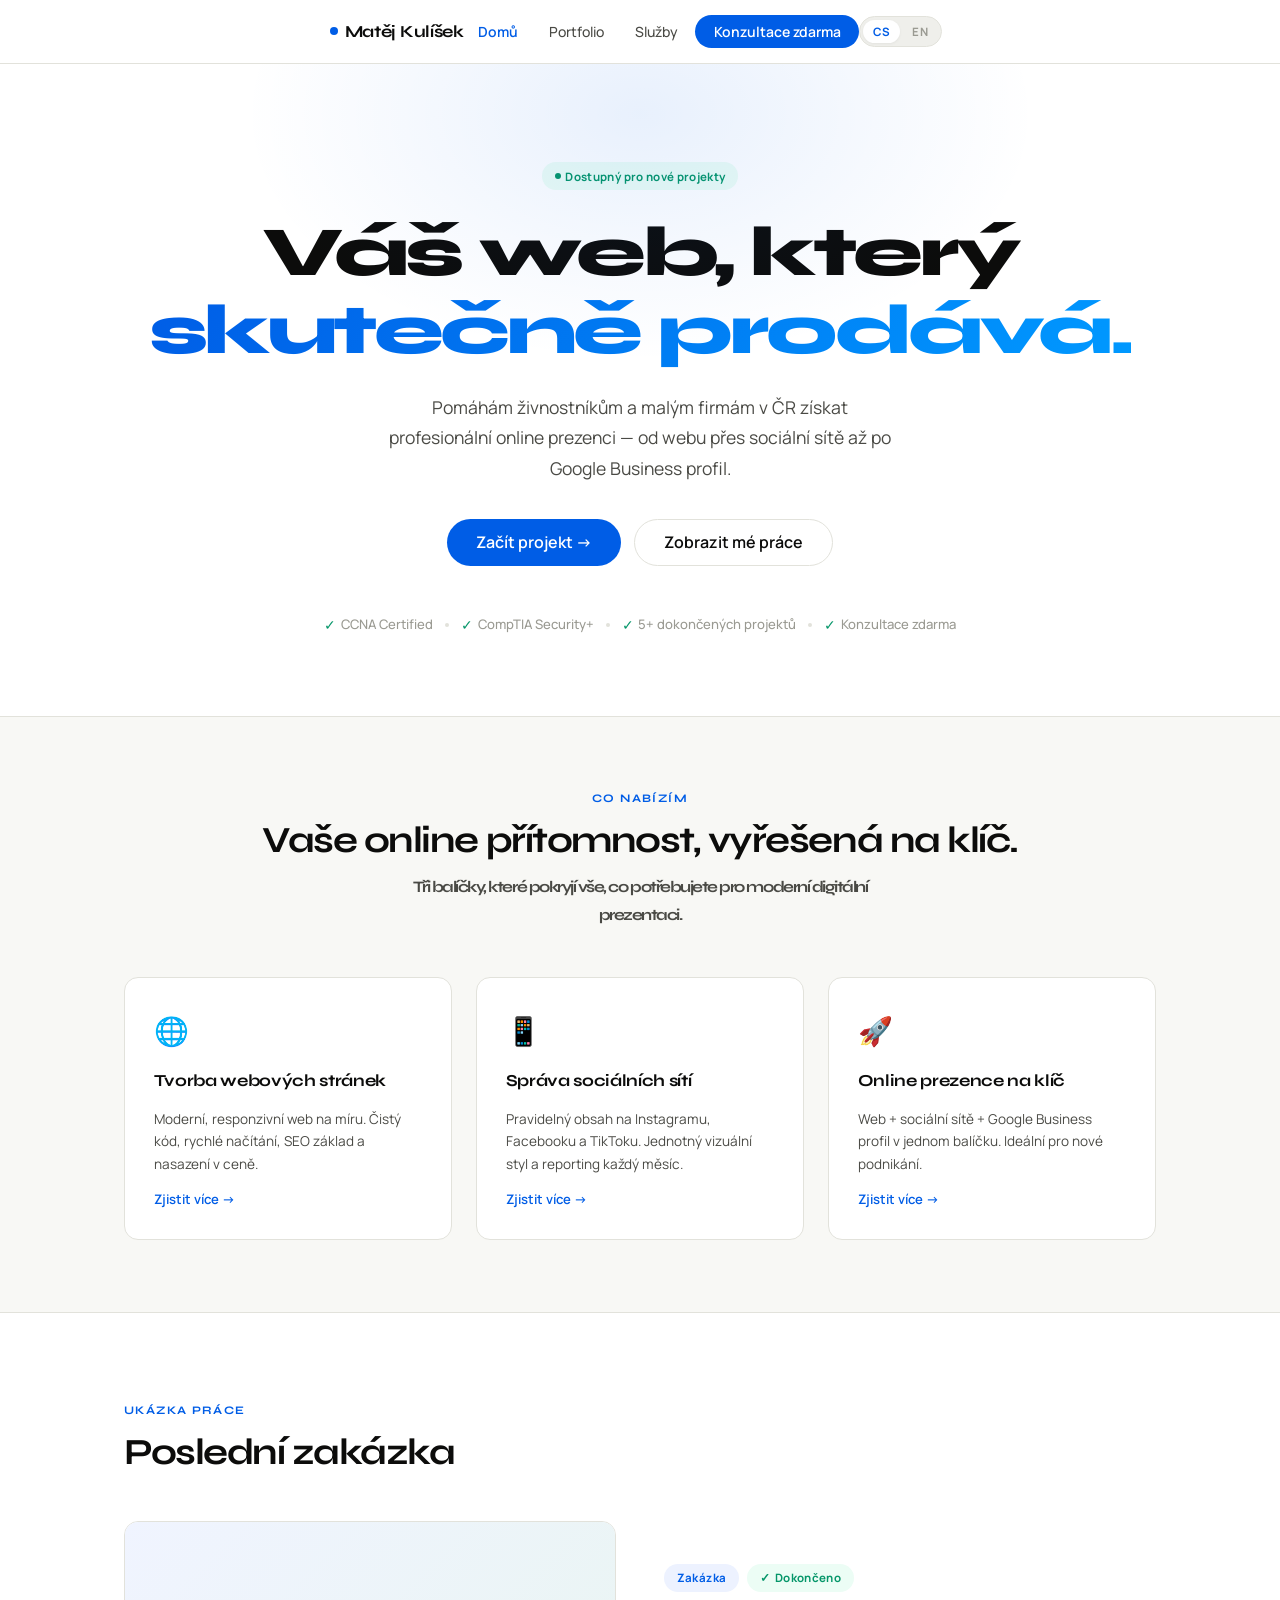
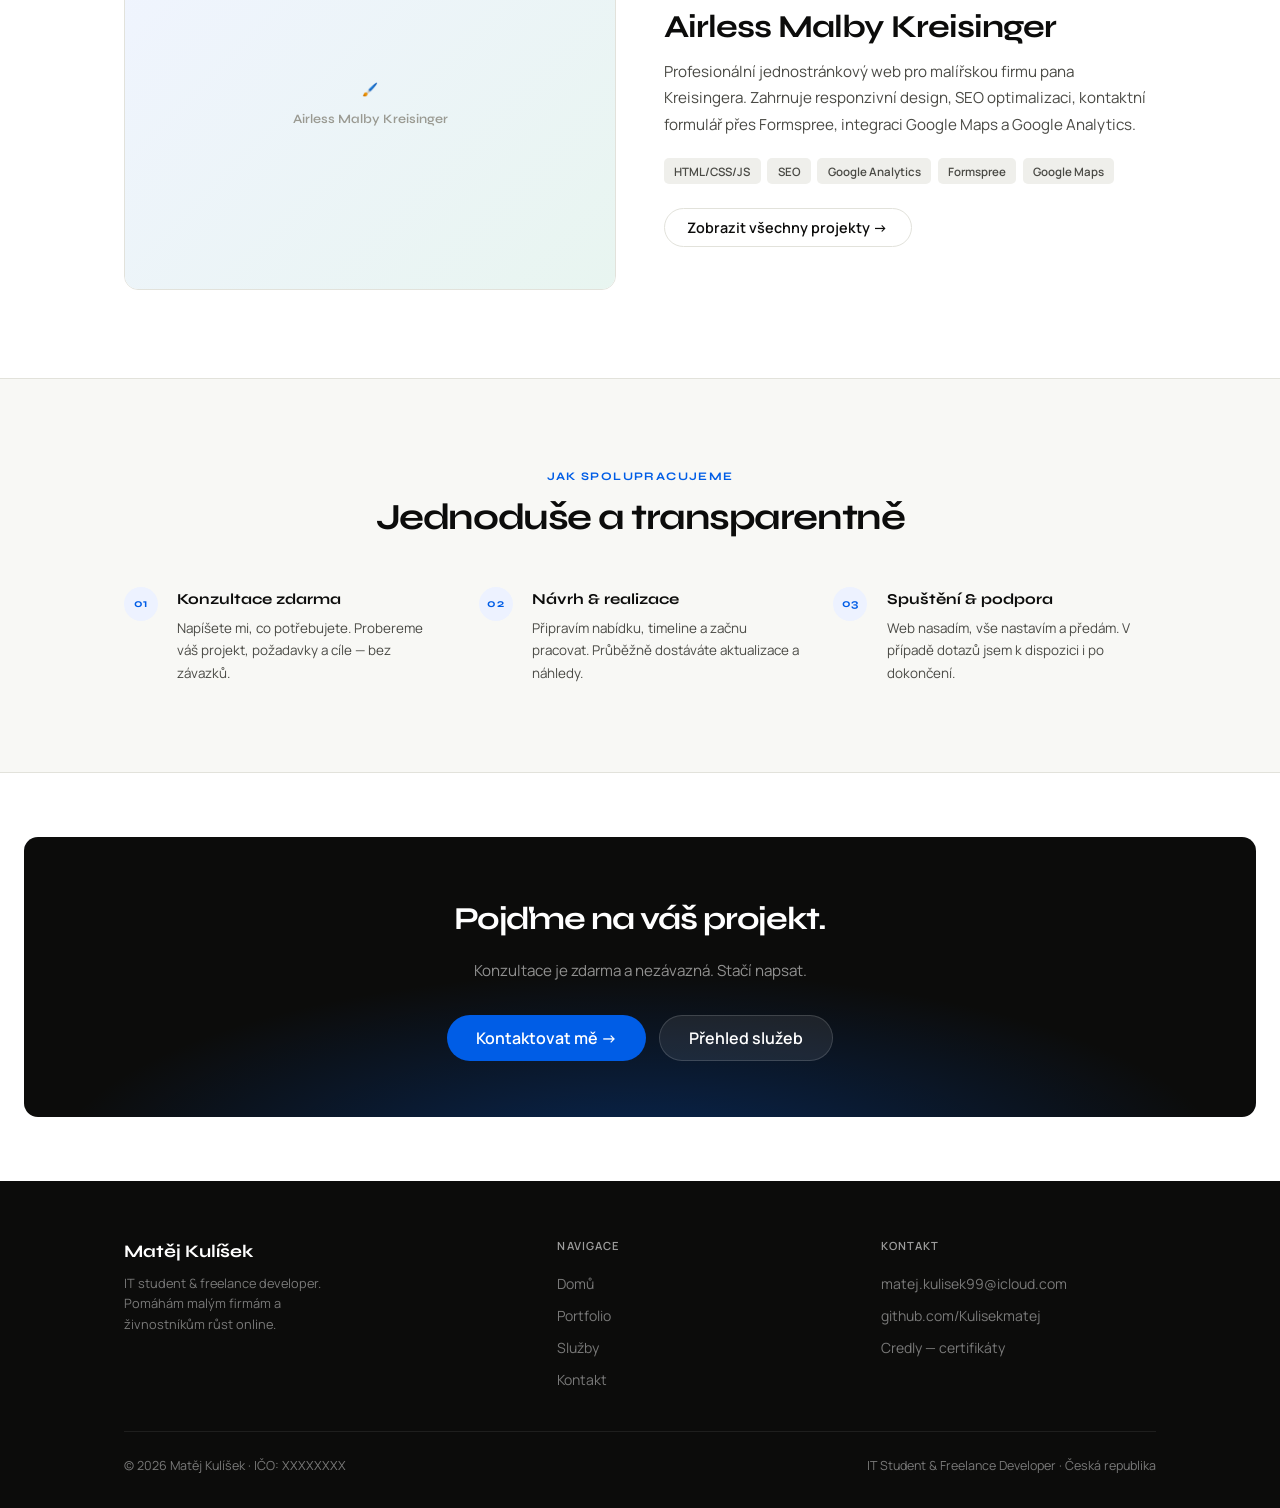
<file: index.html>
<!DOCTYPE html>
<html lang="cs">
<head>
  <meta charset="UTF-8">
  <meta name="viewport" content="width=device-width, initial-scale=1.0">
  <title data-cs="Matěj Kulíšek — Tvorba webů & Online prezence" data-en="Matěj Kulíšek — Web Development & Online Presence">Matěj Kulíšek — Tvorba webů & Online prezence</title>
  <meta name="description" content="Pomáhám živnostníkům a malým firmám vybudovat profesionální online prezenci. Tvorba webů, správa sociálních sítí, Google Business profil.">
  <meta name="robots" content="index, follow">
  <link rel="canonical" href="https://kulisekmatej.github.io/">
  <meta property="og:title" content="Matěj Kulíšek — Tvorba webů & Online prezence">
  <meta property="og:description" content="Moderní weby a online prezence pro živnostníky a malé firmy v ČR.">
  <meta property="og:type" content="website">
  <meta property="og:url" content="https://kulisekmatej.github.io/">

  <script async src="https://www.googletagmanager.com/gtag/js?id=G-QF257163DS"></script>
  <script>window.dataLayer=window.dataLayer||[];function gtag(){dataLayer.push(arguments);}gtag('js',new Date());gtag('config','G-QF257163DS');</script>

  <link rel="preconnect" href="https://fonts.googleapis.com">
  <link href="https://fonts.googleapis.com/css2?family=Syne:wght@400;500;600;700;800&family=Manrope:wght@300;400;500;600;700&display=swap" rel="stylesheet">
  <link rel="stylesheet" href="style.css">
  <style>
    /* ── HERO ── */
    .hero {
      padding: 6rem 0 5rem;
      text-align: center;
      position: relative;
      overflow: hidden;
    }
    .hero::before {
      content: '';
      position: absolute;
      width: 800px; height: 500px;
      top: -200px; left: 50%; transform: translateX(-50%);
      background: radial-gradient(ellipse, rgba(0,93,230,0.09) 0%, transparent 70%);
      pointer-events: none;
    }
    .hero-badge { margin-bottom: 1.5rem; }
    .hero-title {
      font-family: var(--fn-d);
      font-size: clamp(2.6rem, 6vw, 4.4rem);
      font-weight: 800;
      letter-spacing: -0.05em;
      line-height: 1.1;
      margin-bottom: 1.4rem;
    }
    .hero-sub {
      font-size: 1.1rem;
      color: var(--ink-2);
      max-width: 520px;
      margin: 0 auto 2.2rem;
      line-height: 1.75;
    }
    .hero-actions { display: flex; gap: 0.85rem; justify-content: center; flex-wrap: wrap; margin-bottom: 3rem; }
    .hero-trust {
      display: flex; align-items: center; justify-content: center; gap: 0.75rem;
      flex-wrap: wrap;
      color: var(--ink-3); font-size: 0.82rem; font-weight: 500;
    }
    .trust-item { display: flex; align-items: center; gap: 0.3rem; }
    .trust-check { color: var(--green); font-size: 0.85rem; }
    .trust-dot { width: 4px; height: 4px; border-radius: 50%; background: var(--border); }

    /* ── SERVICES STRIP ── */
    .services-strip { background: var(--bg); padding: 4.5rem 0; border-top: 1px solid var(--border); border-bottom: 1px solid var(--border); }
    .svc-card {
      background: var(--white); border: 1px solid var(--border); border-radius: var(--r);
      padding: 1.8rem; display: flex; flex-direction: column; gap: 0.85rem;
      transition: box-shadow 0.25s, transform 0.25s, border-color 0.2s;
      position: relative; overflow: hidden;
    }
    .svc-card::after {
      content: ''; position: absolute; top: 0; left: 0; right: 0; height: 2px;
      background: linear-gradient(90deg, var(--accent), #0099FF);
      opacity: 0; transition: opacity 0.25s;
    }
    .svc-card:hover { box-shadow: var(--shadow); transform: translateY(-4px); border-color: transparent; }
    .svc-card:hover::after { opacity: 1; }
    .svc-icon { font-size: 1.75rem; }
    .svc-name { font-family: var(--fn-d); font-size: 1.05rem; font-weight: 700; letter-spacing: -0.02em; }
    .svc-desc { font-size: 0.85rem; color: var(--ink-2); line-height: 1.65; flex: 1; }
    .svc-link { font-size: 0.82rem; font-weight: 600; color: var(--accent); text-decoration: none; margin-top: auto; }
    .svc-link:hover { text-decoration: underline; }

    /* ── FEATURED PROJECT ── */
    .project-feature {
      display: grid; grid-template-columns: 1fr 1fr; gap: 3rem; align-items: center;
    }
    .pf-visual {
      border-radius: var(--r); overflow: hidden; border: 1px solid var(--border);
      aspect-ratio: 4/3; background: var(--bg-alt);
      position: relative;
    }
    .pf-visual img { width: 100%; height: 100%; object-fit: cover; }
    .pf-visual-placeholder {
      width: 100%; height: 100%; display: flex; align-items: center; justify-content: center;
      font-size: 3.5rem; background: linear-gradient(135deg, #f0f4ff, #e8f5f0);
      flex-direction: column; gap: 0.5rem;
    }
    .pf-visual-placeholder span { font-family: var(--fn-d); font-size: 0.8rem; font-weight: 600; color: var(--ink-3); }
    .pf-badge-row { display: flex; gap: 0.5rem; margin-bottom: 1rem; }
    .pf-title { font-family: var(--fn-d); font-size: 2rem; font-weight: 700; letter-spacing: -0.03em; line-height: 1.2; margin-bottom: 0.75rem; }
    .pf-desc { font-size: 0.95rem; color: var(--ink-2); line-height: 1.75; margin-bottom: 1.25rem; }
    .pf-tags { display: flex; flex-wrap: wrap; gap: 0.4rem; margin-bottom: 1.5rem; }

    /* ── PROCESS ── */
    .process-strip { background: var(--bg); border-top: 1px solid var(--border); border-bottom: 1px solid var(--border); }
    .process-grid { display: grid; grid-template-columns: repeat(3,1fr); gap: 2rem; }
    .step { display: flex; gap: 1.2rem; align-items: flex-start; }
    .step-num {
      font-family: var(--fn-d); font-size: 0.72rem; font-weight: 700;
      width: 34px; height: 34px; border-radius: 50%; background: var(--accent-bg);
      color: var(--accent); display: flex; align-items: center; justify-content: center;
      flex-shrink: 0; letter-spacing: 0.05em;
    }
    .step-title { font-family: var(--fn-d); font-weight: 700; font-size: 0.95rem; margin-bottom: 0.35rem; }
    .step-desc { font-size: 0.84rem; color: var(--ink-2); line-height: 1.65; }

    /* ── CTA BAND ── */
    .cta-band {
      background: var(--ink);
      border-radius: var(--r);
      padding: 3.5rem;
      text-align: center;
      margin: 0 1.5rem;
      position: relative; overflow: hidden;
    }
    .cta-band::before {
      content: ''; position: absolute; inset: 0;
      background: radial-gradient(ellipse 80% 120% at 50% 120%, rgba(0,93,230,0.35) 0%, transparent 60%);
    }
    .cta-band > * { position: relative; }
    .cta-title { font-family: var(--fn-d); font-size: 2rem; font-weight: 700; letter-spacing: -0.04em; color: #fff; margin-bottom: 0.75rem; }
    .cta-sub { color: rgba(255,255,255,0.55); font-size: 0.95rem; margin-bottom: 2rem; }
    .cta-actions { display: flex; gap: 0.85rem; justify-content: center; flex-wrap: wrap; }

    @media(max-width:768px) {
      .project-feature { grid-template-columns:1fr; }
      .process-grid { grid-template-columns:1fr; }
      .cta-band { padding:2.5rem 1.5rem; }
      .cta-title { font-size:1.6rem; }
    }
  </style>
</head>
<body>

<nav class="site-nav">
  <div class="container">
    <div class="nav-inner">
      <a href="index.html" class="nav-logo">
        <span class="nav-logo-dot"></span>Matěj Kulíšek
      </a>
      <ul class="nav-links">
        <li><a href="index.html" class="active" data-cs="Domů" data-en="Home">Domů</a></li>
        <li><a href="portfolio.html" data-cs="Portfolio" data-en="Portfolio">Portfolio</a></li>
        <li><a href="services.html" data-cs="Služby" data-en="Services">Služby</a></li>
        <li><a href="contact.html" class="nav-cta" data-cs="Konzultace zdarma" data-en="Free consultation">Konzultace zdarma</a></li>
      </ul>
      <!-- Language toggle -->
      <div class="lang-toggle" style="margin-right:0.5rem;"></div>
      <button class="nav-mobile" id="navToggle" aria-label="Menu">
        <span></span><span></span><span></span>
      </button>
    </div>
  </div>
</nav>

<!-- HERO -->
<section class="hero">
  <div class="container">
    <div class="hero-badge">
      <span class="badge badge-green badge-dot"
        data-cs="Dostupný pro nové projekty"
        data-en="Available for new projects">Dostupný pro nové projekty</span>
    </div>
    <h1 class="hero-title">
      <span data-cs="Váš web, který" data-en="Your website that">Váš web, který</span><br>
      <span class="gtext"
        data-cs="skutečně prodává."
        data-en="actually sells.">skutečně prodává.</span>
    </h1>
    <p class="hero-sub"
      data-cs="Pomáhám živnostníkům a malým firmám v ČR získat profesionální online prezenci — od webu přes sociální sítě až po Google Business profil."
      data-en="I help freelancers and small businesses get a professional online presence — from websites to social media and Google Business profiles.">
      Pomáhám živnostníkům a malým firmám v ČR získat profesionální online prezenci — 
      od webu přes sociální sítě až po Google Business profil.
    </p>
    <div class="hero-actions">
      <a href="contact.html" class="btn btn-primary btn-lg"
        data-cs="Začít projekt →" data-en="Start a project →">Začít projekt →</a>
      <a href="portfolio.html" class="btn btn-secondary btn-lg"
        data-cs="Zobrazit mé práce" data-en="View my work">Zobrazit mé práce</a>
    </div>
    <div class="hero-trust">
      <span class="trust-item"><span class="trust-check">✓</span> CCNA Certified</span>
      <span class="trust-dot"></span>
      <span class="trust-item"><span class="trust-check">✓</span> CompTIA Security+</span>
      <span class="trust-dot"></span>
      <span class="trust-item">
        <span class="trust-check">✓</span>
        <span data-cs="5+ dokončených projektů" data-en="5+ completed projects">5+ dokončených projektů</span>
      </span>
      <span class="trust-dot"></span>
      <span class="trust-item">
        <span class="trust-check">✓</span>
        <span data-cs="Konzultace zdarma" data-en="Free consultation">Konzultace zdarma</span>
      </span>
    </div>
  </div>
</section>

<!-- SERVICES -->
<section class="services-strip">
  <div class="container">
    <div class="section-hd c reveal">
      <div class="section-eyebrow"
        data-cs="Co nabízím" data-en="What I offer">Co nabízím</div>
      <h2 class="section-title"
        data-cs="Vaše online přítomnost, vyřešená na klíč."
        data-en="Your online presence, handled end-to-end.">
      <p class="section-desc"
        data-cs="Tři balíčky, které pokryjí vše, co potřebujete pro moderní digitální prezentaci."
        data-en="Three packages covering everything you need for a modern digital presence.">
        Tři balíčky, které pokryjí vše, co potřebujete pro moderní digitální prezentaci.</p>
    </div>
    <div class="g3">
      <div class="svc-card reveal">
        <div class="svc-icon">🌐</div>
        <div class="svc-name"
          data-cs="Tvorba webových stránek" data-en="Website Development">Tvorba webových stránek</div>
        <div class="svc-desc"
          data-cs="Moderní, responzivní web na míru. Čistý kód, rychlé načítání, SEO základ a nasazení v ceně."
          data-en="Modern, responsive custom website. Clean code, fast loading, SEO basics and deployment included.">
          Moderní, responzivní web na míru. Čistý kód, rychlé načítání, SEO základ a nasazení v ceně.</div>
        <a href="services.html#web" class="svc-link"
          data-cs="Zjistit více →" data-en="Learn more →">Zjistit více →</a>
      </div>
      <div class="svc-card reveal">
        <div class="svc-icon">📱</div>
        <div class="svc-name"
          data-cs="Správa sociálních sítí" data-en="Social Media Management">Správa sociálních sítí</div>
        <div class="svc-desc"
          data-cs="Pravidelný obsah na Instagramu, Facebooku a TikToku. Jednotný vizuální styl a reporting každý měsíc."
          data-en="Regular content on Instagram, Facebook and TikTok. Consistent visual style and monthly reporting.">
          Pravidelný obsah na Instagramu, Facebooku a TikToku. Jednotný vizuální styl a reporting každý měsíc.</div>
        <a href="services.html#social" class="svc-link"
          data-cs="Zjistit více →" data-en="Learn more →">Zjistit více →</a>
      </div>
      <div class="svc-card reveal">
        <div class="svc-icon">🚀</div>
        <div class="svc-name"
          data-cs="Online prezence na klíč" data-en="Full Digital Package">Online prezence na klíč</div>
        <div class="svc-desc"
          data-cs="Web + sociální sítě + Google Business profil v jednom balíčku. Ideální pro nové podnikání."
          data-en="Website + social media + Google Business profile in one package. Ideal for new businesses.">
          Web + sociální sítě + Google Business profil v jednom balíčku. Ideální pro nové podnikání.</div>
        <a href="services.html#bundle" class="svc-link"
          data-cs="Zjistit více →" data-en="Learn more →">Zjistit více →</a>
      </div>
    </div>
  </div>
</section>

<!-- FEATURED PROJECT -->
<section>
  <div class="container">
    <div class="section-hd reveal">
      <div class="section-eyebrow"
        data-cs="Ukázka práce" data-en="Featured work">Ukázka práce</div>
      <h2 class="section-title"
        data-cs="Poslední zakázka" data-en="Latest project">Poslední zakázka</h2>
    </div>
    <div class="project-feature reveal">
      <div class="pf-visual">
        <div class="pf-visual-placeholder">
          <span>🖌️</span>
          <span>Airless Malby Kreisinger</span>
        </div>
      </div>
      <div>
        <div class="pf-badge-row">
          <span class="badge badge-blue"
            data-cs="Zakázka" data-en="Client work">Zakázka</span>
          <span class="badge badge-green">✓ <span data-cs="Dokončeno" data-en="Completed">Dokončeno</span></span>
        </div>
        <h3 class="pf-title">Airless Malby Kreisinger</h3>
        <p class="pf-desc"
          data-cs="Profesionální jednostránkový web pro malířskou firmu pana Kreisingera. Zahrnuje responzivní design, SEO optimalizaci, kontaktní formulář přes Formspree, integraci Google Maps a Google Analytics."
          data-en="Professional one-page website for a painting company. Includes responsive design, SEO optimisation, Formspree contact form, Google Maps and Google Analytics integration.">
          Profesionální jednostránkový web pro malířskou firmu pana Kreisingera. 
          Zahrnuje responzivní design, SEO optimalizaci, kontaktní formulář přes Formspree, 
          integraci Google Maps a Google Analytics.
        </p>
        <div class="pf-tags">
          <span class="tag">HTML/CSS/JS</span>
          <span class="tag">SEO</span>
          <span class="tag">Google Analytics</span>
          <span class="tag">Formspree</span>
          <span class="tag">Google Maps</span>
        </div>
        <a href="portfolio.html" class="btn btn-secondary"
          data-cs="Zobrazit všechny projekty →" data-en="View all projects →">Zobrazit všechny projekty →</a>
      </div>
    </div>
  </div>
</section>

<!-- PROCESS -->
<section class="process-strip">
  <div class="container">
    <div class="section-hd c reveal">
      <div class="section-eyebrow"
        data-cs="Jak spolupracujeme" data-en="How we work">Jak spolupracujeme</div>
      <h2 class="section-title"
        data-cs="Jednoduše a transparentně" data-en="Simple and transparent">Jednoduše a transparentně</h2>
    </div>
    <div class="process-grid">
      <div class="step reveal">
        <div class="step-num">01</div>
        <div>
          <div class="step-title"
            data-cs="Konzultace zdarma" data-en="Free consultation">Konzultace zdarma</div>
          <div class="step-desc"
            data-cs="Napíšete mi, co potřebujete. Probereme váš projekt, požadavky a cíle — bez závazků."
            data-en="Tell me what you need. We'll discuss your project, requirements and goals — no commitment.">
            Napíšete mi, co potřebujete. Probereme váš projekt, požadavky a cíle — bez závazků.</div>
        </div>
      </div>
      <div class="step reveal">
        <div class="step-num">02</div>
        <div>
          <div class="step-title"
            data-cs="Návrh & realizace" data-en="Design & development">Návrh & realizace</div>
          <div class="step-desc"
            data-cs="Připravím nabídku, timeline a začnu pracovat. Průběžně dostáváte aktualizace a náhledy."
            data-en="I'll prepare a quote, timeline and get to work. You'll receive updates and previews throughout.">
            Připravím nabídku, timeline a začnu pracovat. Průběžně dostáváte aktualizace a náhledy.</div>
        </div>
      </div>
      <div class="step reveal">
        <div class="step-num">03</div>
        <div>
          <div class="step-title"
            data-cs="Spuštění & podpora" data-en="Launch & support">Spuštění & podpora</div>
          <div class="step-desc"
            data-cs="Web nasadím, vše nastavím a předám. V případě dotazů jsem k dispozici i po dokončení."
            data-en="I'll deploy everything, set it all up and hand it over. I'm available for questions after launch too.">
            Web nasadím, vše nastavím a předám. V případě dotazů jsem k dispozici i po dokončení.</div>
        </div>
      </div>
    </div>
  </div>
</section>

<!-- CTA BAND -->
<section style="padding:4rem 0;">
  <div class="cta-band reveal">
    <h2 class="cta-title"
      data-cs="Pojďme na váš projekt." data-en="Let's work on your project.">Pojďme na váš projekt.</h2>
    <p class="cta-sub"
      data-cs="Konzultace je zdarma a nezávazná. Stačí napsat."
      data-en="The consultation is free and non-binding. Just send a message.">
      Konzultace je zdarma a nezávazná. Stačí napsat.</p>
    <div class="cta-actions">
      <a href="contact.html" class="btn btn-primary btn-lg"
        data-cs="Kontaktovat mě →" data-en="Contact me →">Kontaktovat mě →</a>
      <a href="services.html" class="btn btn-secondary btn-lg"
        style="background:rgba(255,255,255,0.08);color:#fff;border-color:rgba(255,255,255,0.15);"
        data-cs="Přehled služeb" data-en="View services">Přehled služeb</a>
    </div>
  </div>
</section>

<footer class="site-footer">
  <div class="container">
    <div class="footer-grid">
      <div class="footer-brand">
        <div class="f-logo">Matěj Kulíšek</div>
        <p data-cs="IT student & freelance developer. Pomáhám malým firmám a živnostníkům růst online."
           data-en="IT student & freelance developer. Helping small businesses grow online.">
          IT student & freelance developer. Pomáhám malým firmám a živnostníkům růst online.</p>
      </div>
      <div class="footer-col">
        <h4 data-cs="Navigace" data-en="Navigation">Navigace</h4>
        <ul>
          <li><a href="index.html" data-cs="Domů" data-en="Home">Domů</a></li>
          <li><a href="portfolio.html" data-cs="Portfolio" data-en="Portfolio">Portfolio</a></li>
          <li><a href="services.html" data-cs="Služby" data-en="Services">Služby</a></li>
          <li><a href="contact.html" data-cs="Kontakt" data-en="Contact">Kontakt</a></li>
        </ul>
      </div>
      <div class="footer-col">
        <h4 data-cs="Kontakt" data-en="Contact">Kontakt</h4>
        <ul>
          <li><a href="mailto:matej.kulisek99@icloud.com">matej.kulisek99@icloud.com</a></li>
          <li><a href="https://github.com/Kulisekmatej" target="_blank">github.com/Kulisekmatej</a></li>
          <li><a href="https://www.credly.com/users/matej-kulisek" target="_blank"
            data-cs="Credly — certifikáty" data-en="Credly — certificates">Credly — certifikáty</a></li>
        </ul>
      </div>
    </div>
    <div class="footer-bottom">
      <span>© 2026 Matěj Kulíšek · IČO: XXXXXXXX</span>
      <span data-cs="IT Student & Freelance Developer · Česká republika"
            data-en="IT Student & Freelance Developer · Czech Republic">IT Student & Freelance Developer · Česká republika</span>
    </div>
  </div>
</footer>

<script>
  // Reveal
  const obs = new IntersectionObserver(entries => {
    entries.forEach((e,i) => { if(e.isIntersecting) { setTimeout(()=>e.target.classList.add('v'), i*90); obs.unobserve(e.target); }});
  }, {threshold:0.08});
  document.querySelectorAll('.reveal').forEach(el => obs.observe(el));

  // Mobile nav
  const toggle = document.getElementById('navToggle');
  const navLinks = document.querySelector('.nav-links');
  if (toggle && navLinks) {
    toggle.addEventListener('click', () => {
      const open = navLinks.style.display === 'flex';
      navLinks.style.cssText = open ? '' : 'display:flex;flex-direction:column;position:absolute;top:64px;left:0;right:0;background:#fff;border-bottom:1px solid var(--border);padding:1rem 1.5rem;gap:0.25rem;';
    });
  }
</script>
<script src="lang.js"></script>
</body>
</html>
</file>
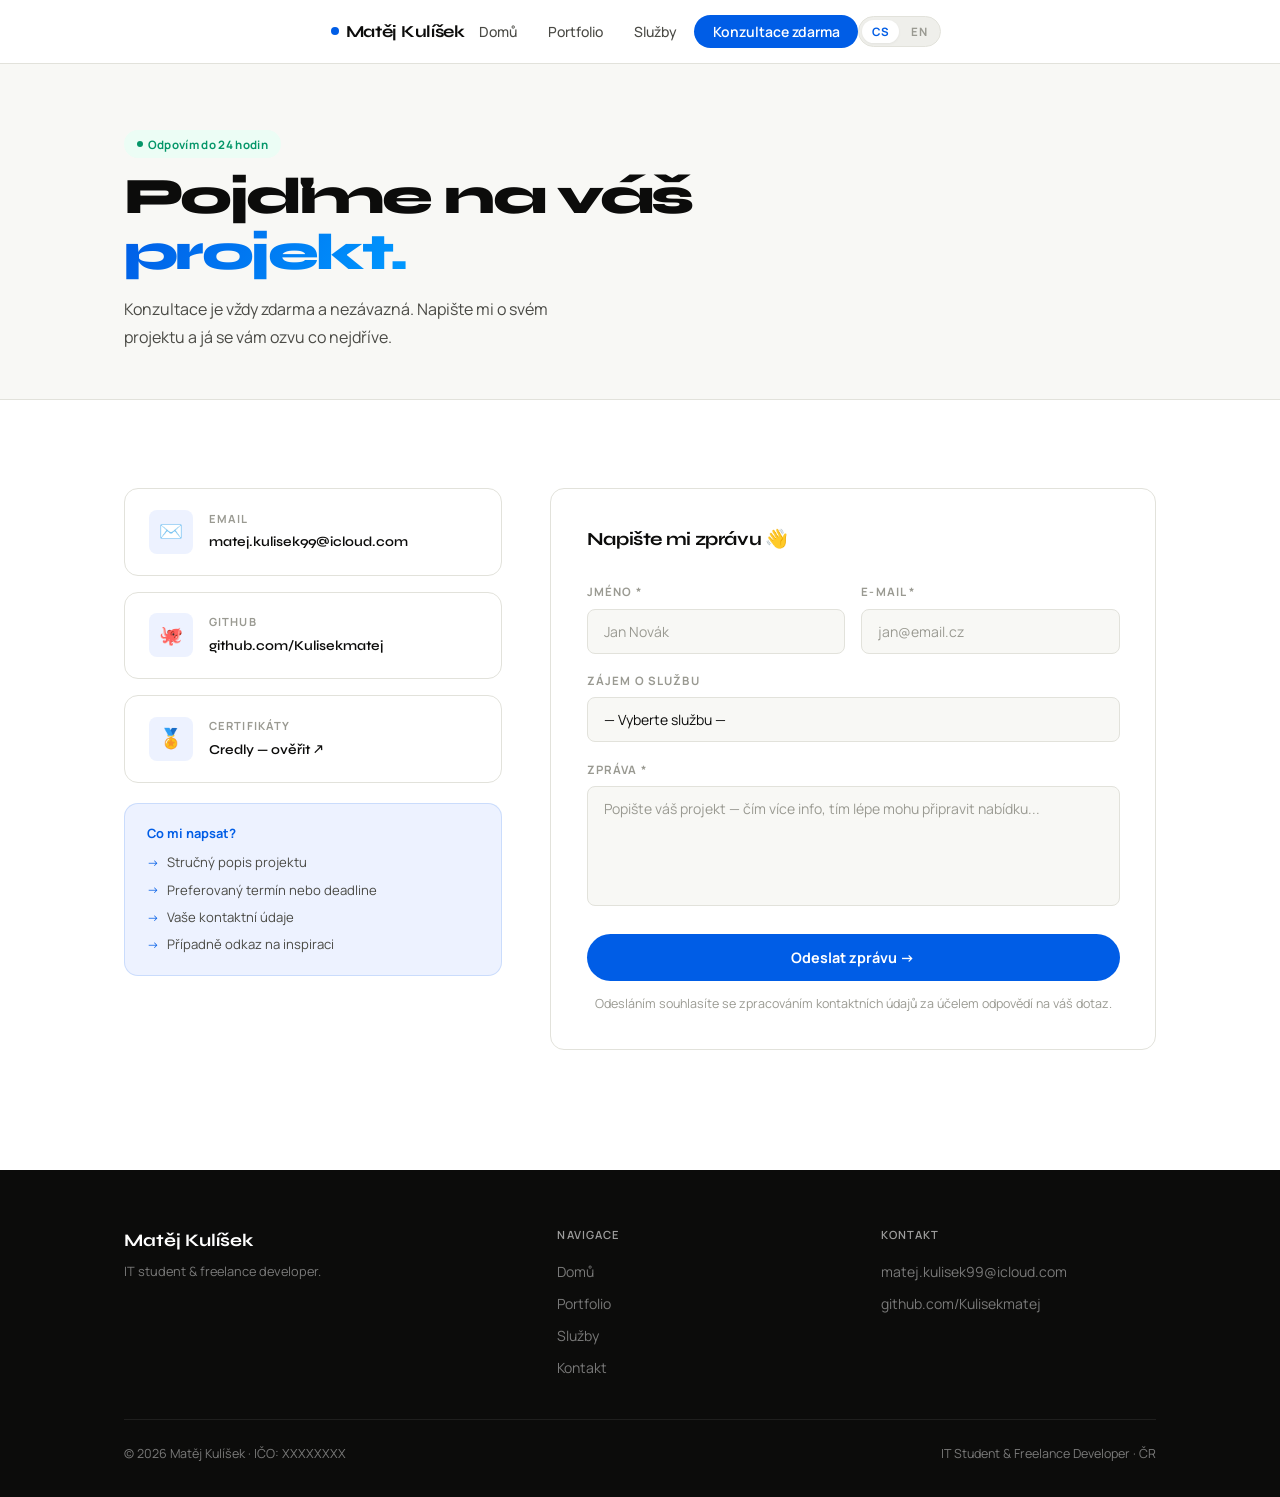
<file: contact.html>
<!DOCTYPE html>
<html lang="cs">
<head>
  <meta charset="UTF-8">
  <meta name="viewport" content="width=device-width, initial-scale=1.0">
  <title data-cs="Kontakt — Matěj Kulíšek" data-en="Contact — Matěj Kulíšek">Kontakt — Matěj Kulíšek</title>
  <meta name="description" content="Kontaktujte Matěje Kulíška — freelance web developer a IT student. Konzultace zdarma, odpovím do 24 hodin.">
  <link rel="preconnect" href="https://fonts.googleapis.com">
  <link href="https://fonts.googleapis.com/css2?family=Syne:wght@400;500;600;700;800&family=Manrope:wght@300;400;500;600;700&display=swap" rel="stylesheet">
  <link rel="stylesheet" href="style.css">
  <style>
    /* ── PAGE HERO ── */
    .page-hero { padding: 4rem 0 3rem; background: var(--bg); border-bottom: 1px solid var(--border); }
    .ph-eyebrow { margin-bottom: 0.65rem; }
    .ph-title { font-family: var(--fn-d); font-size: clamp(2.2rem,5vw,3.2rem); font-weight: 800; letter-spacing: -0.05em; line-height: 1.1; margin-bottom: 0.85rem; }
    .ph-desc { color: var(--ink-2); font-size: 1rem; line-height: 1.75; max-width: 480px; }

    /* ── CONTACT GRID ── */
    .contact-grid { display: grid; grid-template-columns: 1fr 1.6fr; gap: 3rem; align-items: start; }

    /* Contact cards */
    .contact-info { display: flex; flex-direction: column; gap: 1rem; }
    .c-card {
      background: var(--white); border: 1px solid var(--border); border-radius: var(--r);
      padding: 1.3rem 1.5rem; text-decoration: none; color: inherit;
      display: flex; align-items: center; gap: 1rem; transition: all 0.2s;
    }
    .c-card:hover { border-color: var(--accent); transform: translateX(4px); }
    .c-icon {
      width: 44px; height: 44px; border-radius: var(--r-sm); flex-shrink: 0;
      background: var(--accent-bg); display: flex; align-items: center; justify-content: center; font-size: 1.2rem;
    }
    .c-label { font-size: 0.7rem; font-weight: 700; color: var(--ink-3); text-transform: uppercase; letter-spacing: 0.1em; margin-bottom: 0.2rem; }
    .c-val { font-family: var(--fn-d); font-size: 0.85rem; font-weight: 600; color: var(--ink); }

    .info-note {
      background: var(--accent-bg); border: 1px solid rgba(0,93,230,0.15);
      border-radius: var(--r); padding: 1.2rem 1.4rem; margin-top: 0.5rem;
    }
    .info-note h4 { font-size: 0.8rem; font-weight: 700; color: var(--accent); margin-bottom: 0.5rem; }
    .info-note ul { list-style: none; display: flex; flex-direction: column; gap: 0.35rem; }
    .info-note ul li { font-size: 0.82rem; color: var(--ink-2); display: flex; align-items: center; gap: 0.5rem; }
    .info-note ul li::before { content: '→'; color: var(--accent); font-size: 0.75rem; flex-shrink: 0; }

    /* Form */
    .contact-form {
      background: var(--white); border: 1px solid var(--border); border-radius: var(--r);
      padding: 2.2rem;
    }
    .cf-title { font-family: var(--fn-d); font-size: 1.15rem; font-weight: 700; letter-spacing: -0.02em; margin-bottom: 1.75rem; }
    .form-row { display: grid; grid-template-columns: 1fr 1fr; gap: 1rem; }
    .form-group { margin-bottom: 1.1rem; }
    .form-group:last-of-type { margin-bottom: 0; }
    .form-group label { display: block; font-size: 0.72rem; font-weight: 700; color: var(--ink-3); text-transform: uppercase; letter-spacing: 0.1em; margin-bottom: 0.45rem; }
    .form-group input,
    .form-group textarea,
    .form-group select {
      width: 100%; background: var(--bg); border: 1.5px solid var(--border);
      border-radius: var(--r-sm); padding: 0.75rem 1rem;
      color: var(--ink); font-family: var(--fn-b); font-size: 0.875rem;
      transition: border-color 0.2s, background 0.2s; outline: none; resize: none;
      appearance: none;
    }
    .form-group input:focus,
    .form-group textarea:focus,
    .form-group select:focus { border-color: var(--accent); background: var(--white); }
    .form-group textarea { height: 120px; }
    .form-group input::placeholder,
    .form-group textarea::placeholder { color: var(--ink-3); }
    .btn-submit {
      width: 100%; margin-top: 1.25rem;
      background: var(--accent); color: #fff; border: none;
      padding: 0.9rem 1.5rem; border-radius: var(--r-pill);
      font-family: var(--fn-b); font-size: 0.9rem; font-weight: 700;
      cursor: pointer; transition: all 0.2s;
    }
    .btn-submit:hover { background: var(--accent-h); transform: translateY(-1px); box-shadow: 0 6px 20px rgba(0,93,230,0.28); }
    .form-footer { margin-top: 0.85rem; font-size: 0.78rem; color: var(--ink-3); text-align: center; line-height: 1.5; }
    .form-success {
      display: none; text-align: center; padding: 2rem 1rem;
      color: var(--green);
    }
    .form-success .icon { font-size: 2.5rem; margin-bottom: 0.75rem; }
    .form-success h3 { font-family: var(--fn-d); font-size: 1.1rem; font-weight: 700; color: var(--ink); margin-bottom: 0.4rem; }
    .form-success p { font-size: 0.875rem; color: var(--ink-2); }

    @media(max-width:768px) {
      .contact-grid { grid-template-columns: 1fr; }
      .form-row { grid-template-columns: 1fr; }
    }
  </style>
</head>
<body>

<nav class="site-nav">
  <div class="container">
    <div class="nav-inner">
      <a href="index.html" class="nav-logo"><span class="nav-logo-dot"></span>Matěj Kulíšek</a>
      <ul class="nav-links">
        <li><a href="index.html" data-cs="Domů" data-en="Home">Domů</a></li>
        <li><a href="portfolio.html" data-cs="Portfolio" data-en="Portfolio">Portfolio</a></li>
        <li><a href="services.html" data-cs="Služby" data-en="Services">Služby</a></li>
        <li><a href="contact.html" class="nav-cta active" style="background:var(--accent-bg);color:var(--accent);"
          data-cs="Konzultace zdarma" data-en="Free consultation">Konzultace zdarma</a></li>
      </ul>
      <div class="lang-toggle" style="margin-right:0.5rem;"></div>
      <button class="nav-mobile" id="navToggle" aria-label="Menu"><span></span><span></span><span></span></button>
    </div>
  </div>
</nav>

<!-- PAGE HERO -->
<section class="page-hero">
  <div class="container">
    <div class="ph-eyebrow">
      <span class="badge badge-green badge-dot"
        data-cs="Odpovím do 24 hodin" data-en="I'll reply within 24 hours">Odpovím do 24 hodin</span>
    </div>
    <h1 class="ph-title">
      <span data-cs="Pojďme na váš" data-en="Let's work on">Pojďme na váš</span><br>
      <span class="gtext" data-cs="projekt." data-en="your project.">projekt.</span>
    </h1>
    <p class="ph-desc"
      data-cs="Konzultace je vždy zdarma a nezávazná. Napište mi o svém projektu a já se vám ozvu co nejdříve."
      data-en="Consultation is always free and non-binding. Tell me about your project and I'll get back to you as soon as possible.">
      Konzultace je vždy zdarma a nezávazná. Napište mi o svém projektu a já se vám ozvu co nejdříve.</p>
  </div>
</section>

<!-- CONTACT CONTENT -->
<section>
  <div class="container">
    <div class="contact-grid">

      <!-- LEFT: Info -->
      <div>
        <div class="contact-info reveal">
          <a id="email-link" href="#" class="c-card">
            <div class="c-icon">✉️</div>
            <div>
              <div class="c-label">Email</div>
              <div class="c-val" id="email-val">matej.kulisek99@icloud.com</div>
            </div>
          </a>
          <a href="https://github.com/Kulisekmatej" target="_blank" class="c-card">
            <div class="c-icon">🐙</div>
            <div>
              <div class="c-label">GitHub</div>
              <div class="c-val">github.com/Kulisekmatej</div>
            </div>
          </a>
          <a href="https://www.credly.com/users/matej-kulisek" target="_blank" class="c-card">
            <div class="c-icon">🏅</div>
            <div>
              <div class="c-label" data-cs="Certifikáty" data-en="Certificates">Certifikáty</div>
              <div class="c-val" data-cs="Credly — ověřit ↗" data-en="Credly — verify ↗">Credly — ověřit ↗</div>
            </div>
          </a>
        </div>
        <div class="info-note reveal" style="margin-top:1.25rem;">
          <h4 data-cs="Co mi napsat?" data-en="What to include?">Co mi napsat?</h4>
          <ul>
            <li data-cs="Stručný popis projektu" data-en="Brief project description">Stručný popis projektu</li>
            <li data-cs="Preferovaný termín nebo deadline" data-en="Preferred timeline or deadline">Preferovaný termín nebo deadline</li>
            <li data-cs="Vaše kontaktní údaje" data-en="Your contact details">Vaše kontaktní údaje</li>
            <li data-cs="Případně odkaz na inspiraci" data-en="Optionally a link to inspiration">Případně odkaz na inspiraci</li>
          </ul>
        </div>
      </div>

      <!-- RIGHT: Form -->
      <div class="contact-form reveal">
        <div class="cf-title" data-cs="Napište mi zprávu 👋" data-en="Send me a message 👋">Napište mi zprávu 👋</div>
        <div id="form-success" class="form-success">
          <div class="icon">✅</div>
          <h3 data-cs="Zpráva odeslána!" data-en="Message sent!">Zpráva odeslána!</h3>
          <p data-cs="Ozvu se vám nejpozději do 24 hodin. Díky!" data-en="I'll get back to you within 24 hours. Thanks!">Ozvu se vám nejpozději do 24 hodin. Díky!</p>
        </div>
        <form id="contact-form" action="https://formspree.io/f/XXXXXXXX" method="POST">
          <div class="form-row">
            <div class="form-group">
              <label data-cs="Jméno *" data-en="Name *">Jméno *</label>
              <input type="text" name="name"
                data-placeholder-cs="Jan Novák" data-placeholder-en="John Smith"
                placeholder="Jan Novák" required>
            </div>
            <div class="form-group">
              <label data-cs="E-mail *" data-en="E-mail *">E-mail *</label>
              <input type="email" name="email"
                data-placeholder-cs="jan@email.cz" data-placeholder-en="john@email.com"
                placeholder="jan@email.cz" required>
            </div>
          </div>
          <div class="form-group">
            <label data-cs="Zájem o službu" data-en="Service of interest">Zájem o službu</label>
            <select name="service" id="service-select">
              <option value="" data-cs="— Vyberte službu —" data-en="— Select a service —">— Vyberte službu —</option>
              <option value="web" data-cs="Tvorba webových stránek" data-en="Website development">Tvorba webových stránek</option>
              <option value="social" data-cs="Správa sociálních sítí" data-en="Social media management">Správa sociálních sítí</option>
              <option value="bundle" data-cs="Online prezence na klíč" data-en="Full digital package">Online prezence na klíč</option>
              <option value="other" data-cs="Jiné / Nezávazná konzultace" data-en="Other / Free consultation">Jiné / Nezávazná konzultace</option>
            </select>
          </div>
          <div class="form-group">
            <label data-cs="Zpráva *" data-en="Message *">Zpráva *</label>
            <textarea name="message"
              data-placeholder-cs="Popište váš projekt — čím více info, tím lépe mohu připravit nabídku..."
              data-placeholder-en="Describe your project — the more info, the better I can prepare a quote..."
              placeholder="Popište váš projekt — čím více info, tím lépe mohu připravit nabídku..." required></textarea>
          </div>
          <button type="submit" class="btn-submit" id="submitBtn"
            data-cs="Odeslat zprávu →" data-en="Send message →">Odeslat zprávu →</button>
          <p class="form-footer"
            data-cs="Odesláním souhlasíte se zpracováním kontaktních údajů za účelem odpovědí na váš dotaz."
            data-en="By submitting you agree to the processing of your contact details for the purpose of responding to your inquiry.">
            Odesláním souhlasíte se zpracováním kontaktních údajů za účelem odpovědí na váš dotaz.</p>
        </form>
      </div>
    </div>
  </div>
</section>

<footer class="site-footer" style="margin-top:2rem;">
  <div class="container">
    <div class="footer-grid">
      <div class="footer-brand">
        <div class="f-logo">Matěj Kulíšek</div>
        <p data-cs="IT student & freelance developer." data-en="IT student & freelance developer.">IT student & freelance developer.</p>
      </div>
      <div class="footer-col">
        <h4 data-cs="Navigace" data-en="Navigation">Navigace</h4>
        <ul>
          <li><a href="index.html" data-cs="Domů" data-en="Home">Domů</a></li>
          <li><a href="portfolio.html" data-cs="Portfolio" data-en="Portfolio">Portfolio</a></li>
          <li><a href="services.html" data-cs="Služby" data-en="Services">Služby</a></li>
          <li><a href="contact.html" data-cs="Kontakt" data-en="Contact">Kontakt</a></li>
        </ul>
      </div>
      <div class="footer-col">
        <h4 data-cs="Kontakt" data-en="Contact">Kontakt</h4>
        <ul>
          <li><a href="mailto:matej.kulisek99@icloud.com">matej.kulisek99@icloud.com</a></li>
          <li><a href="https://github.com/Kulisekmatej" target="_blank">github.com/Kulisekmatej</a></li>
        </ul>
      </div>
    </div>
    <div class="footer-bottom">
      <span>© 2026 Matěj Kulíšek · IČO: XXXXXXXX</span>
      <span data-cs="IT Student & Freelance Developer · ČR" data-en="IT Student & Freelance Developer · Czech Republic">IT Student & Freelance Developer · ČR</span>
    </div>
  </div>
</footer>

<script>
  const obs = new IntersectionObserver(entries => {
    entries.forEach((e,i) => { if(e.isIntersecting) { setTimeout(()=>e.target.classList.add('v'), i*90); obs.unobserve(e.target); }});
  }, {threshold:0.08});
  document.querySelectorAll('.reveal').forEach(el => obs.observe(el));

  (function() {
    const e = 'matej.kulisek99' + '@' + 'icloud.com';
    const link = document.getElementById('email-link');
    if (link) link.href = 'mailto:' + e;
  })();

  const form = document.getElementById('contact-form');
  const successBox = document.getElementById('form-success');
  const submitBtn = document.getElementById('submitBtn');
  if (form) {
    form.addEventListener('submit', async function(e) {
      e.preventDefault();
      const lang = window.__siteLang || 'cs';
      submitBtn.textContent = lang === 'en' ? 'Sending…' : 'Odesílám…';
      submitBtn.disabled = true;
      try {
        const res = await fetch(form.action, {
          method: 'POST',
          headers: { 'Accept': 'application/json' },
          body: new FormData(form)
        });
        if (res.ok) {
          form.style.display = 'none';
          successBox.style.display = 'block';
        } else {
          submitBtn.textContent = lang === 'en' ? 'Error — try again' : 'Chyba — zkuste znovu';
          submitBtn.disabled = false;
        }
      } catch {
        submitBtn.textContent = (window.__siteLang === 'en') ? 'Error — try again' : 'Chyba — zkuste znovu';
        submitBtn.disabled = false;
      }
    });
  }

  const toggle = document.getElementById('navToggle');
  const navLinks = document.querySelector('.nav-links');
  if(toggle && navLinks) toggle.addEventListener('click', () => { const open = navLinks.style.display==='flex'; navLinks.style.cssText = open ? '' : 'display:flex;flex-direction:column;position:absolute;top:64px;left:0;right:0;background:#fff;border-bottom:1px solid var(--border);padding:1rem 1.5rem;gap:0.25rem;'; });
</script>
<script src="lang.js"></script>
</body>
</html>

<script>
  // Reveal
  const obs = new IntersectionObserver(entries => {
    entries.forEach((e,i) => { if(e.isIntersecting) { setTimeout(()=>e.target.classList.add('v'), i*90); obs.unobserve(e.target); }});
  }, {threshold:0.08});
  document.querySelectorAll('.reveal').forEach(el => obs.observe(el));

  // Email obfuscation
  (function() {
    const e = 'matej.kulisek99' + '@' + 'icloud.com';
    const link = document.getElementById('email-link');
    if (link) link.href = 'mailto:' + e;
  })();

  // Form submit (Formspree AJAX)
  const form = document.getElementById('contact-form');
  const successBox = document.getElementById('form-success');
  const submitBtn = document.getElementById('submitBtn');
  if (form) {
    form.addEventListener('submit', async function(e) {
      e.preventDefault();
      submitBtn.textContent = 'Odesílám…';
      submitBtn.disabled = true;
      try {
        const res = await fetch(form.action, {
          method: 'POST',
          headers: { 'Accept': 'application/json' },
          body: new FormData(form)
        });
        if (res.ok) {
          form.style.display = 'none';
          successBox.style.display = 'block';
        } else {
          submitBtn.textContent = 'Chyba — zkuste znovu';
          submitBtn.disabled = false;
        }
      } catch {
        submitBtn.textContent = 'Chyba — zkuste znovu';
        submitBtn.disabled = false;
      }
    });
  }

  // Mobile nav
  const toggle = document.getElementById('navToggle');
  const navLinks = document.querySelector('.nav-links');
  if(toggle && navLinks) toggle.addEventListener('click', () => { const open = navLinks.style.display==='flex'; navLinks.style.cssText = open ? '' : 'display:flex;flex-direction:column;position:absolute;top:64px;left:0;right:0;background:#fff;border-bottom:1px solid var(--border);padding:1rem 1.5rem;gap:0.25rem;'; });
</script>
</body>
</html>
</file>
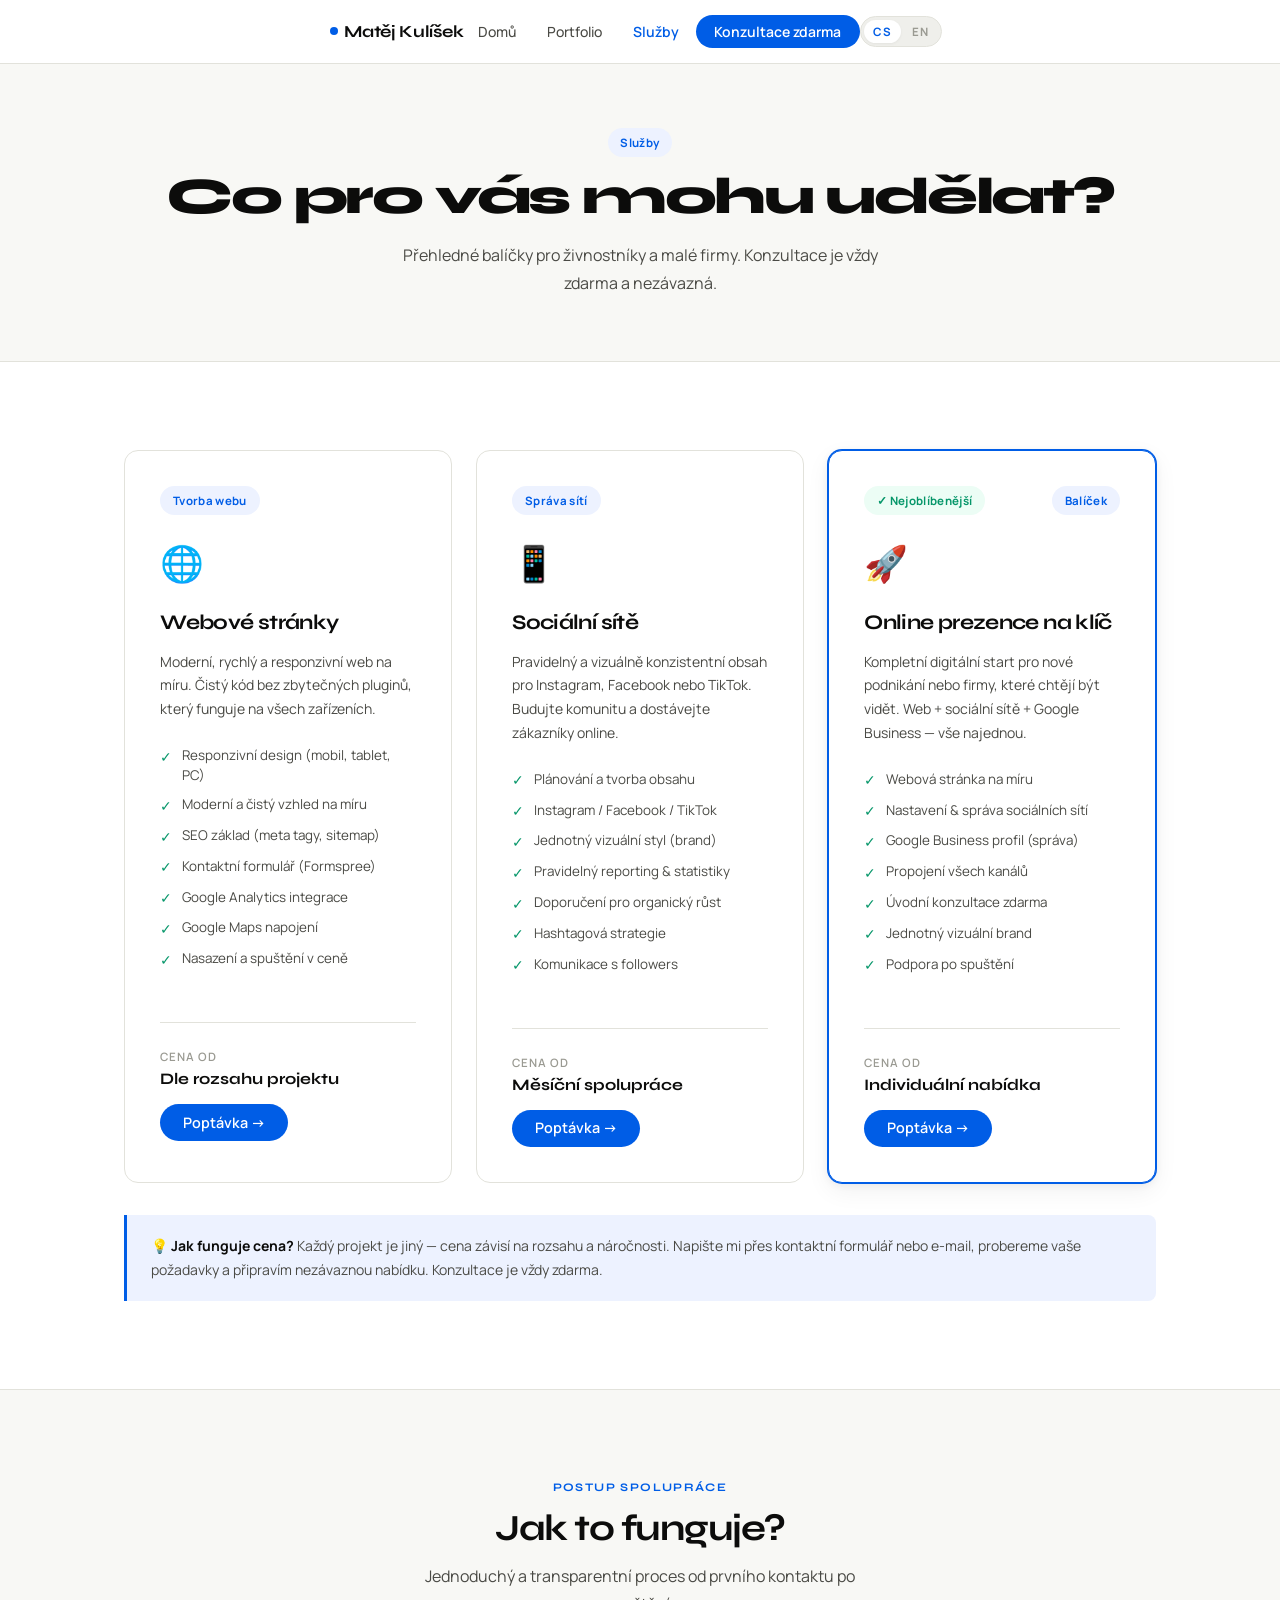
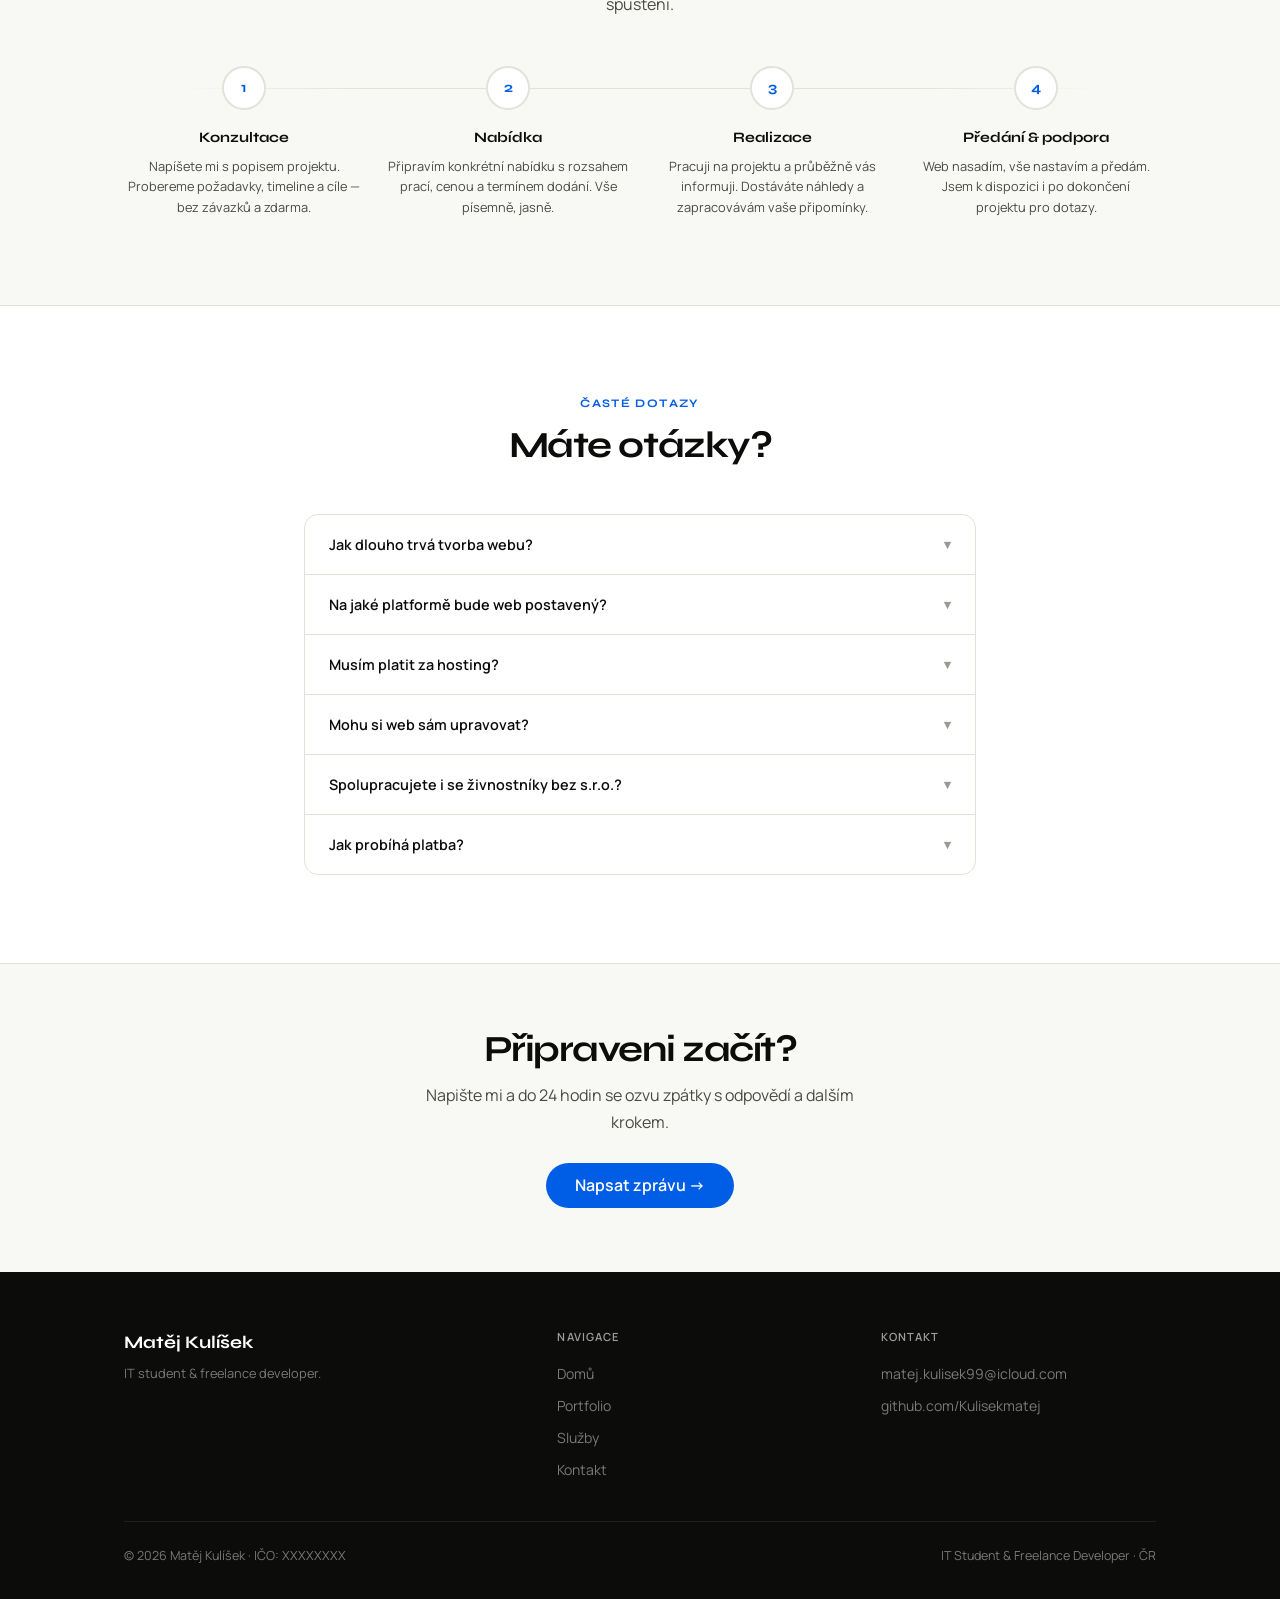
<file: services.html>
<!DOCTYPE html>
<html lang="cs">
<head>
  <meta charset="UTF-8">
  <meta name="viewport" content="width=device-width, initial-scale=1.0">
  <title data-cs="Služby — Matěj Kulíšek" data-en="Services — Matěj Kulíšek">Služby — Matěj Kulíšek</title>
  <meta name="description" content="Tvorba webů, správa sociálních sítí a kompletní online prezence pro živnostníky a malé firmy v ČR.">
  <link rel="preconnect" href="https://fonts.googleapis.com">
  <link href="https://fonts.googleapis.com/css2?family=Syne:wght@400;500;600;700;800&family=Manrope:wght@300;400;500;600;700&display=swap" rel="stylesheet">
  <link rel="stylesheet" href="style.css">
  <style>
    /* ── PAGE HERO ── */
    .page-hero { padding: 4rem 0; background: var(--bg); border-bottom: 1px solid var(--border); text-align: center; }
    .ph-title { font-family: var(--fn-d); font-size: clamp(2.2rem,5vw,3.2rem); font-weight: 800; letter-spacing: -0.05em; line-height: 1.1; margin: 0.75rem 0 1rem; }
    .ph-desc { color: var(--ink-2); font-size: 1rem; max-width: 500px; margin: 0 auto; line-height: 1.75; }

    /* ── SERVICE CARDS ── */
    .svc-full {
      background: var(--white); border: 1px solid var(--border); border-radius: var(--r);
      padding: 2.2rem; display: flex; flex-direction: column; gap: 0;
      transition: all 0.25s; position: relative; overflow: hidden;
    }
    .svc-full:hover { box-shadow: var(--shadow); transform: translateY(-4px); }
    .svc-full.featured {
      border-color: var(--accent);
      box-shadow: 0 0 0 1px var(--accent), var(--shadow);
    }
    .svc-badge-row { display: flex; gap: 0.5rem; margin-bottom: 1.2rem; align-items: center; justify-content: space-between; }
    .svc-icon-lg { font-size: 2.2rem; margin-bottom: 0.85rem; }
    .svc-name-lg { font-family: var(--fn-d); font-size: 1.3rem; font-weight: 700; letter-spacing: -0.03em; margin-bottom: 0.6rem; }
    .svc-desc-lg { font-size: 0.875rem; color: var(--ink-2); line-height: 1.7; margin-bottom: 1.5rem; }
    .svc-features { list-style: none; margin-bottom: 1.75rem; display: flex; flex-direction: column; gap: 0.55rem; }
    .svc-features li { display: flex; align-items: flex-start; gap: 0.6rem; font-size: 0.84rem; color: var(--ink-2); line-height: 1.5; }
    .svc-features .ico { color: var(--green); font-size: 0.85rem; margin-top: 0.1rem; flex-shrink: 0; }
    .svc-divider { border: none; border-top: 1px solid var(--border); margin: 1.5rem 0; }
    .svc-footer { display: flex; justify-content: space-between; align-items: center; flex-wrap: wrap; gap: 0.75rem; }
    .price-label { font-size: 0.72rem; font-weight: 600; color: var(--ink-3); text-transform: uppercase; letter-spacing: 0.08em; }
    .price-val { font-family: var(--fn-d); font-size: 1rem; font-weight: 700; color: var(--ink); }

    /* ── PROCESS SECTION ── */
    .process-section { background: var(--bg); border-top: 1px solid var(--border); border-bottom: 1px solid var(--border); }
    .process-steps { display: grid; grid-template-columns: repeat(4,1fr); gap: 1.5rem; position: relative; }
    .process-steps::before {
      content: ''; position: absolute; top: 22px; left: 5%; right: 5%; height: 1px;
      background: linear-gradient(90deg, transparent, var(--border) 20%, var(--border) 80%, transparent);
    }
    .pstep { text-align: center; position: relative; }
    .pstep-num {
      width: 44px; height: 44px; border-radius: 50%;
      background: var(--white); border: 2px solid var(--border);
      font-family: var(--fn-d); font-size: 0.9rem; font-weight: 700; color: var(--accent);
      display: flex; align-items: center; justify-content: center;
      margin: 0 auto 1rem; position: relative; z-index: 1;
      transition: all 0.2s;
    }
    .pstep:hover .pstep-num { border-color: var(--accent); background: var(--accent-bg); }
    .pstep-title { font-family: var(--fn-d); font-weight: 700; font-size: 0.9rem; margin-bottom: 0.4rem; }
    .pstep-desc { font-size: 0.8rem; color: var(--ink-2); line-height: 1.6; }

    /* ── FAQ ── */
    .faq-list { display: flex; flex-direction: column; gap: 0; border: 1px solid var(--border); border-radius: var(--r); overflow: hidden; }
    .faq-item { border-bottom: 1px solid var(--border); }
    .faq-item:last-child { border-bottom: none; }
    .faq-q {
      width: 100%; text-align: left; background: none; border: none; cursor: pointer;
      padding: 1.25rem 1.5rem; display: flex; justify-content: space-between; align-items: center; gap: 1rem;
      font-family: var(--fn-b); font-size: 0.9rem; font-weight: 600; color: var(--ink);
      transition: background 0.2s;
    }
    .faq-q:hover { background: var(--bg); }
    .faq-arrow { font-size: 0.8rem; color: var(--ink-3); transition: transform 0.25s; flex-shrink: 0; }
    .faq-item.open .faq-arrow { transform: rotate(180deg); }
    .faq-a { display: none; padding: 0 1.5rem 1.25rem; font-size: 0.875rem; color: var(--ink-2); line-height: 1.75; }
    .faq-item.open .faq-a { display: block; }

    /* ── NOTE ── */
    .services-note {
      border-left: 3px solid var(--accent); background: var(--accent-bg);
      border-radius: 0 var(--r-sm) var(--r-sm) 0; padding: 1.2rem 1.5rem;
      font-size: 0.875rem; color: var(--ink-2); line-height: 1.7; margin-top: 2rem;
    }
    .services-note strong { color: var(--ink); }

    @media(max-width:900px) {
      .process-steps { grid-template-columns: repeat(2,1fr); }
      .process-steps::before { display: none; }
    }
    @media(max-width:600px) {
      .process-steps { grid-template-columns: 1fr; }
    }
  </style>
</head>
<body>

<nav class="site-nav">
  <div class="container">
    <div class="nav-inner">
      <a href="index.html" class="nav-logo"><span class="nav-logo-dot"></span>Matěj Kulíšek</a>
      <ul class="nav-links">
        <li><a href="index.html" data-cs="Domů" data-en="Home">Domů</a></li>
        <li><a href="portfolio.html" data-cs="Portfolio" data-en="Portfolio">Portfolio</a></li>
        <li><a href="services.html" class="active" data-cs="Služby" data-en="Services">Služby</a></li>
        <li><a href="contact.html" class="nav-cta" data-cs="Konzultace zdarma" data-en="Free consultation">Konzultace zdarma</a></li>
      </ul>
      <div class="lang-toggle" style="margin-right:0.5rem;"></div>
      <button class="nav-mobile" id="navToggle" aria-label="Menu"><span></span><span></span><span></span></button>
    </div>
  </div>
</nav>

<!-- PAGE HERO -->
<section class="page-hero">
  <div class="container">
    <span class="badge badge-blue" data-cs="Služby" data-en="Services">Služby</span>
    <h1 class="ph-title"
      data-cs="Co pro vás mohu udělat?"
      data-en="What can I do for you?">Co pro vás mohu udělat?</h1>
    <p class="ph-desc"
      data-cs="Přehledné balíčky pro živnostníky a malé firmy. Konzultace je vždy zdarma a nezávazná."
      data-en="Clear packages for freelancers and small businesses. Consultation is always free and non-binding.">
      Přehledné balíčky pro živnostníky a malé firmy. Konzultace je vždy zdarma a nezávazná.</p>
  </div>
</section>

<!-- SERVICE CARDS -->
<section>
  <div class="container">
    <div class="g3">
      <!-- WEB -->
      <div class="svc-full reveal" id="web">
        <div class="svc-badge-row"><span class="badge badge-blue" data-cs="Tvorba webu" data-en="Web development">Tvorba webu</span></div>
        <div class="svc-icon-lg">🌐</div>
        <div class="svc-name-lg" data-cs="Webové stránky" data-en="Website Development">Webové stránky</div>
        <div class="svc-desc-lg"
          data-cs="Moderní, rychlý a responzivní web na míru. Čistý kód bez zbytečných pluginů, který funguje na všech zařízeních."
          data-en="Modern, fast and responsive custom website. Clean code without unnecessary plugins, working on all devices.">
          Moderní, rychlý a responzivní web na míru. Čistý kód bez zbytečných pluginů, který funguje na všech zařízeních.</div>
        <ul class="svc-features">
          <li><span class="ico">✓</span> <span data-cs="Responzivní design (mobil, tablet, PC)" data-en="Responsive design (mobile, tablet, PC)">Responzivní design (mobil, tablet, PC)</span></li>
          <li><span class="ico">✓</span> <span data-cs="Moderní a čistý vzhled na míru" data-en="Modern and clean custom design">Moderní a čistý vzhled na míru</span></li>
          <li><span class="ico">✓</span> <span data-cs="SEO základ (meta tagy, sitemap)" data-en="SEO basics (meta tags, sitemap)">SEO základ (meta tagy, sitemap)</span></li>
          <li><span class="ico">✓</span> <span data-cs="Kontaktní formulář (Formspree)" data-en="Contact form (Formspree)">Kontaktní formulář (Formspree)</span></li>
          <li><span class="ico">✓</span> <span data-cs="Google Analytics integrace" data-en="Google Analytics integration">Google Analytics integrace</span></li>
          <li><span class="ico">✓</span> <span data-cs="Google Maps napojení" data-en="Google Maps integration">Google Maps napojení</span></li>
          <li><span class="ico">✓</span> <span data-cs="Nasazení a spuštění v ceně" data-en="Deployment and launch included">Nasazení a spuštění v ceně</span></li>
        </ul>
        <hr class="svc-divider">
        <div class="svc-footer">
          <div><div class="price-label" data-cs="Cena od" data-en="Starting from">Cena od</div><div class="price-val" data-cs="Dle rozsahu projektu" data-en="Based on project scope">Dle rozsahu projektu</div></div>
          <a href="contact.html" class="btn btn-primary" data-cs="Poptávka →" data-en="Get a quote →">Poptávka →</a>
        </div>
      </div>

      <!-- SOCIAL -->
      <div class="svc-full reveal" id="social">
        <div class="svc-badge-row"><span class="badge badge-blue" data-cs="Správa sítí" data-en="Social media">Správa sítí</span></div>
        <div class="svc-icon-lg">📱</div>
        <div class="svc-name-lg" data-cs="Sociální sítě" data-en="Social Media">Sociální sítě</div>
        <div class="svc-desc-lg"
          data-cs="Pravidelný a vizuálně konzistentní obsah pro Instagram, Facebook nebo TikTok. Budujte komunitu a dostávejte zákazníky online."
          data-en="Regular, visually consistent content for Instagram, Facebook or TikTok. Build a community and attract customers online.">
          Pravidelný a vizuálně konzistentní obsah pro Instagram, Facebook nebo TikTok. Budujte komunitu a dostávejte zákazníky online.</div>
        <ul class="svc-features">
          <li><span class="ico">✓</span> <span data-cs="Plánování a tvorba obsahu" data-en="Content planning and creation">Plánování a tvorba obsahu</span></li>
          <li><span class="ico">✓</span> <span data-cs="Instagram / Facebook / TikTok" data-en="Instagram / Facebook / TikTok">Instagram / Facebook / TikTok</span></li>
          <li><span class="ico">✓</span> <span data-cs="Jednotný vizuální styl (brand)" data-en="Consistent visual style (brand)">Jednotný vizuální styl (brand)</span></li>
          <li><span class="ico">✓</span> <span data-cs="Pravidelný reporting & statistiky" data-en="Regular reporting & statistics">Pravidelný reporting & statistiky</span></li>
          <li><span class="ico">✓</span> <span data-cs="Doporučení pro organický růst" data-en="Organic growth recommendations">Doporučení pro organický růst</span></li>
          <li><span class="ico">✓</span> <span data-cs="Hashtagová strategie" data-en="Hashtag strategy">Hashtagová strategie</span></li>
          <li><span class="ico">✓</span> <span data-cs="Komunikace s followers" data-en="Follower communication">Komunikace s followers</span></li>
        </ul>
        <hr class="svc-divider">
        <div class="svc-footer">
          <div><div class="price-label" data-cs="Cena od" data-en="Starting from">Cena od</div><div class="price-val" data-cs="Měsíční spolupráce" data-en="Monthly collaboration">Měsíční spolupráce</div></div>
          <a href="contact.html" class="btn btn-primary" data-cs="Poptávka →" data-en="Get a quote →">Poptávka →</a>
        </div>
      </div>

      <!-- BUNDLE -->
      <div class="svc-full featured reveal" id="bundle">
        <div class="svc-badge-row"><span class="badge badge-green" data-cs="✓ Nejoblíbenější" data-en="✓ Most popular">✓ Nejoblíbenější</span><span class="badge badge-blue" data-cs="Balíček" data-en="Bundle">Balíček</span></div>
        <div class="svc-icon-lg">🚀</div>
        <div class="svc-name-lg" data-cs="Online prezence na klíč" data-en="Full Digital Package">Online prezence na klíč</div>
        <div class="svc-desc-lg"
          data-cs="Kompletní digitální start pro nové podnikání nebo firmy, které chtějí být vidět. Web + sociální sítě + Google Business — vše najednou."
          data-en="Complete digital launch for new businesses or companies wanting visibility. Website + social media + Google Business — all in one.">
          Kompletní digitální start pro nové podnikání nebo firmy, které chtějí být vidět. Web + sociální sítě + Google Business — vše najednou.</div>
        <ul class="svc-features">
          <li><span class="ico">✓</span> <span data-cs="Webová stránka na míru" data-en="Custom website">Webová stránka na míru</span></li>
          <li><span class="ico">✓</span> <span data-cs="Nastavení & správa sociálních sítí" data-en="Social media setup & management">Nastavení & správa sociálních sítí</span></li>
          <li><span class="ico">✓</span> <span data-cs="Google Business profil (správa)" data-en="Google Business profile (management)">Google Business profil (správa)</span></li>
          <li><span class="ico">✓</span> <span data-cs="Propojení všech kanálů" data-en="All channels connected">Propojení všech kanálů</span></li>
          <li><span class="ico">✓</span> <span data-cs="Úvodní konzultace zdarma" data-en="Free initial consultation">Úvodní konzultace zdarma</span></li>
          <li><span class="ico">✓</span> <span data-cs="Jednotný vizuální brand" data-en="Consistent visual brand">Jednotný vizuální brand</span></li>
          <li><span class="ico">✓</span> <span data-cs="Podpora po spuštění" data-en="Post-launch support">Podpora po spuštění</span></li>
        </ul>
        <hr class="svc-divider">
        <div class="svc-footer">
          <div><div class="price-label" data-cs="Cena od" data-en="Starting from">Cena od</div><div class="price-val" data-cs="Individuální nabídka" data-en="Custom quote">Individuální nabídka</div></div>
          <a href="contact.html" class="btn btn-primary" data-cs="Poptávka →" data-en="Get a quote →">Poptávka →</a>
        </div>
      </div>
    </div>
    <div class="services-note reveal">
      <strong data-cs="💡 Jak funguje cena?" data-en="💡 How does pricing work?">💡 Jak funguje cena?</strong><span data-cs=" Každý projekt je jiný — cena závisí na rozsahu a náročnosti. Napište mi přes kontaktní formulář nebo e-mail, probereme vaše požadavky a připravím nezávaznou nabídku. Konzultace je vždy zdarma." data-en=" Every project is different — the price depends on scope and complexity. Send me a message via the contact form or email, we'll discuss your requirements and I'll prepare a no-obligation quote. Consultation is always free."> Každý projekt je jiný — cena závisí na rozsahu a náročnosti. Napište mi přes kontaktní formulář nebo e-mail, probereme vaše požadavky a připravím nezávaznou nabídku. Konzultace je vždy zdarma.</span>
    </div>
  </div>
</section>

<!-- PROCESS -->
<section class="process-section">
  <div class="container">
    <div class="section-hd c reveal">
      <div class="section-eyebrow" data-cs="Postup spolupráce" data-en="How we work">Postup spolupráce</div>
      <h2 class="section-title" data-cs="Jak to funguje?" data-en="How does it work?">Jak to funguje?</h2>
      <p class="section-desc"
        data-cs="Jednoduchý a transparentní proces od prvního kontaktu po spuštění."
        data-en="A simple and transparent process from first contact to launch.">
        Jednoduchý a transparentní proces od prvního kontaktu po spuštění.</p>
    </div>
    <div class="process-steps">
      <div class="pstep reveal">
        <div class="pstep-num">1</div>
        <div class="pstep-title" data-cs="Konzultace" data-en="Consultation">Konzultace</div>
        <div class="pstep-desc"
          data-cs="Napíšete mi s popisem projektu. Probereme požadavky, timeline a cíle — bez závazků a zdarma."
          data-en="Send me a project description. We'll discuss requirements, timeline and goals — free and non-binding.">
          Napíšete mi s popisem projektu. Probereme požadavky, timeline a cíle — bez závazků a zdarma.</div>
      </div>
      <div class="pstep reveal">
        <div class="pstep-num">2</div>
        <div class="pstep-title" data-cs="Nabídka" data-en="Quote">Nabídka</div>
        <div class="pstep-desc"
          data-cs="Připravím konkrétní nabídku s rozsahem prací, cenou a termínem dodání. Vše písemně, jasně."
          data-en="I'll prepare a specific quote with scope, price and delivery date. Everything in writing, clearly.">
          Připravím konkrétní nabídku s rozsahem prací, cenou a termínem dodání. Vše písemně, jasně.</div>
      </div>
      <div class="pstep reveal">
        <div class="pstep-num">3</div>
        <div class="pstep-title" data-cs="Realizace" data-en="Development">Realizace</div>
        <div class="pstep-desc"
          data-cs="Pracuji na projektu a průběžně vás informuji. Dostáváte náhledy a zapracovávám vaše připomínky."
          data-en="I work on the project and keep you updated. You receive previews and I incorporate your feedback.">
          Pracuji na projektu a průběžně vás informuji. Dostáváte náhledy a zapracovávám vaše připomínky.</div>
      </div>
      <div class="pstep reveal">
        <div class="pstep-num">4</div>
        <div class="pstep-title" data-cs="Předání & podpora" data-en="Handover & support">Předání & podpora</div>
        <div class="pstep-desc"
          data-cs="Web nasadím, vše nastavím a předám. Jsem k dispozici i po dokončení projektu pro dotazy."
          data-en="I deploy everything, set it up and hand it over. Available for questions after project completion too.">
          Web nasadím, vše nastavím a předám. Jsem k dispozici i po dokončení projektu pro dotazy.</div>
      </div>
    </div>
  </div>
</section>

<!-- FAQ -->
<section>
  <div class="container" style="max-width:720px;">
    <div class="section-hd c reveal">
      <div class="section-eyebrow" data-cs="Časté dotazy" data-en="FAQ">Časté dotazy</div>
      <h2 class="section-title" data-cs="Máte otázky?" data-en="Got questions?">Máte otázky?</h2>
    </div>
    <div class="faq-list reveal">
      <div class="faq-item">
        <button class="faq-q" data-cs="Jak dlouho trvá tvorba webu? " data-en="How long does website development take? ">Jak dlouho trvá tvorba webu? <span class="faq-arrow">▾</span></button>
        <div class="faq-a"
          data-cs="Záleží na rozsahu. Jednoduchý jednostránkový web (jako vizitka nebo landing page) bývá hotový za 1–2 týdny. Složitější weby s více sekcemi nebo speciálními funkcemi mohou trvat 3–4 týdny. Přesný termín stanovím v nabídce."
          data-en="It depends on the scope. A simple one-page website (like a business card or landing page) is usually done in 1–2 weeks. More complex sites with multiple sections or special features can take 3–4 weeks. I'll set an exact deadline in the quote.">
          Záleží na rozsahu. Jednoduchý jednostránkový web (jako vizitka nebo landing page) bývá hotový za 1–2 týdny. Složitější weby s více sekcemi nebo speciálními funkcemi mohou trvat 3–4 týdny. Přesný termín stanovím v nabídce.</div>
      </div>
      <div class="faq-item">
        <button class="faq-q" data-cs="Na jaké platformě bude web postavený? " data-en="What platform will the website be built on? ">Na jaké platformě bude web postavený? <span class="faq-arrow">▾</span></button>
        <div class="faq-a"
          data-cs="Stavím weby v čistém HTML/CSS/JS bez nutnosti drahých CMS systémů nebo měsíčních poplatků za hosting. Pro jednoduché stránky je to ideální řešení — rychlé, levné a bezpečné. Pokud potřebujete redakční systém (WordPress apod.), domluvíme se."
          data-en="I build websites in pure HTML/CSS/JS without expensive CMS systems or monthly hosting fees. For simple sites this is the ideal solution — fast, affordable and secure. If you need a CMS (WordPress etc.), we can discuss it.">
          Stavím weby v čistém HTML/CSS/JS bez nutnosti drahých CMS systémů nebo měsíčních poplatků za hosting. Pro jednoduché stránky je to ideální řešení — rychlé, levné a bezpečné. Pokud potřebujete redakční systém (WordPress apod.), domluvíme se.</div>
      </div>
      <div class="faq-item">
        <button class="faq-q"
          data-cs="Musím platit za hosting? "
          data-en="Do I need to pay for hosting? ">Musím platit za hosting? <span class="faq-arrow">▾</span></button>
        <div class="faq-a"
          data-cs="Pro statické weby mohu použít GitHub Pages nebo Cloudflare Pages, které jsou zdarma. Doménu (.cz nebo .com) si pořídíte za cca 200–500 Kč/rok. Varianta s placeným hostingem je samozřejmě taky možná, pokud preferujete."
          data-en="For static websites I can use GitHub Pages or Cloudflare Pages, which are free. A domain (.cz or .com) costs around 200–500 CZK/year. Paid hosting is also possible if you prefer.">
          Pro statické weby mohu použít GitHub Pages nebo Cloudflare Pages, které jsou zdarma. Doménu (.cz nebo .com) si pořídíte za cca 200–500 Kč/rok. Varianta s placeným hostingem je samozřejmě taky možná, pokud preferujete.</div>
      </div>
      <div class="faq-item">
        <button class="faq-q"
          data-cs="Mohu si web sám upravovat? "
          data-en="Can I edit the website myself? ">Mohu si web sám upravovat? <span class="faq-arrow">▾</span></button>
        <div class="faq-a"
          data-cs="Ano. Kód předám přehledně komentovaný. Pokud chcete jednoduché úpravy (texty, fotky), naučím vás, jak na to. Pro náročnější změny se vždy ozvěte — rád pomůžu."
          data-en="Yes. I hand over the code with clear comments. If you want simple edits (text, photos), I'll show you how. For more complex changes, just get in touch — I'm happy to help.">
          Ano. Kód předám přehledně komentovaný. Pokud chcete jednoduché úpravy (texty, fotky), naučím vás, jak na to. Pro náročnější změny se vždy ozvěte — rád pomůžu.</div>
      </div>
      <div class="faq-item">
        <button class="faq-q"
          data-cs="Spolupracujete i se živnostníky bez s.r.o.? "
          data-en="Do you work with sole traders without a limited company? ">Spolupracujete i se živnostníky bez s.r.o.? <span class="faq-arrow">▾</span></button>
        <div class="faq-a"
          data-cs="Samozřejmě! Sám jsem OSVČ (vedlejší činnost) a rozumím potřebám živnostníků. Vystavím fakturu, vše proběhne korektně. Pracuji s fyzickými osobami i firmami."
          data-en="Of course! I'm a sole trader myself and understand the needs of freelancers and small businesses. I issue invoices and everything is handled correctly. I work with both individuals and companies.">
          Samozřejmě! Sám jsem OSVČ (vedlejší činnost) a rozumím potřebám živnostníků. Vystavím fakturu, vše proběhne korektně. Pracuji s fyzickými osobami i firmami.</div>
      </div>
      <div class="faq-item">
        <button class="faq-q"
          data-cs="Jak probíhá platba? "
          data-en="How does payment work? ">Jak probíhá platba? <span class="faq-arrow">▾</span></button>
        <div class="faq-a"
          data-cs="Standardně záloha 50 % před zahájením, doplatek 50 % při předání. U menších projektů lze domluvit platbu celé částky po dokončení. Platba bankovním převodem, vystavenou fakturou."
          data-en="Standard terms are 50% deposit upfront and 50% on delivery. For smaller projects the full amount can be paid on completion. Payment by bank transfer with an issued invoice.">
          Standardně záloha 50 % před zahájením, doplatek 50 % při předání. U menších projektů lze domluvit platbu celé částky po dokončení. Platba bankovním převodem, vystavenou fakturou.</div>
      </div>
    </div>
  </div>
</section>

<!-- CTA -->
<section style="background:var(--bg);border-top:1px solid var(--border);padding:4rem 0;">
  <div class="container" style="text-align:center;">
    <div class="reveal">
      <h2 class="section-title" style="margin-bottom:0.75rem;"
        data-cs="Připraveni začít?" data-en="Ready to get started?">Připraveni začít?</h2>
      <p style="color:var(--ink-2);margin-bottom:1.75rem;max-width:450px;margin-left:auto;margin-right:auto;"
        data-cs="Napište mi a do 24 hodin se ozvu zpátky s odpovědí a dalším krokem."
        data-en="Send me a message and I'll get back to you within 24 hours with a reply and next steps.">
        Napište mi a do 24 hodin se ozvu zpátky s odpovědí a dalším krokem.</p>
      <a href="contact.html" class="btn btn-primary btn-lg"
        data-cs="Napsat zprávu →" data-en="Send a message →">Napsat zprávu →</a>
    </div>
  </div>
</section>

<footer class="site-footer">
  <div class="container">
    <div class="footer-grid">
      <div class="footer-brand">
        <div class="f-logo">Matěj Kulíšek</div>
        <p data-cs="IT student & freelance developer." data-en="IT student & freelance developer.">IT student & freelance developer.</p>
      </div>
      <div class="footer-col">
        <h4 data-cs="Navigace" data-en="Navigation">Navigace</h4>
        <ul>
          <li><a href="index.html" data-cs="Domů" data-en="Home">Domů</a></li>
          <li><a href="portfolio.html" data-cs="Portfolio" data-en="Portfolio">Portfolio</a></li>
          <li><a href="services.html" data-cs="Služby" data-en="Services">Služby</a></li>
          <li><a href="contact.html" data-cs="Kontakt" data-en="Contact">Kontakt</a></li>
        </ul>
      </div>
      <div class="footer-col">
        <h4 data-cs="Kontakt" data-en="Contact">Kontakt</h4>
        <ul>
          <li><a href="mailto:matej.kulisek99@icloud.com">matej.kulisek99@icloud.com</a></li>
          <li><a href="https://github.com/Kulisekmatej" target="_blank">github.com/Kulisekmatej</a></li>
        </ul>
      </div>
    </div>
    <div class="footer-bottom">
      <span>© 2026 Matěj Kulíšek · IČO: XXXXXXXX</span>
      <span data-cs="IT Student & Freelance Developer · ČR" data-en="IT Student & Freelance Developer · Czech Republic">IT Student & Freelance Developer · ČR</span>
    </div>
  </div>
</footer>

<script>
  const obs = new IntersectionObserver(entries => {
    entries.forEach((e,i) => { if(e.isIntersecting) { setTimeout(()=>e.target.classList.add('v'), i*90); obs.unobserve(e.target); }});
  }, {threshold:0.08});
  document.querySelectorAll('.reveal').forEach(el => obs.observe(el));

  document.querySelectorAll('.faq-q').forEach(btn => {
    btn.addEventListener('click', () => {
      const item = btn.closest('.faq-item');
      const wasOpen = item.classList.contains('open');
      document.querySelectorAll('.faq-item').forEach(i => i.classList.remove('open'));
      if (!wasOpen) item.classList.add('open');
    });
  });

  const toggle = document.getElementById('navToggle');
  const navLinks = document.querySelector('.nav-links');
  if(toggle && navLinks) toggle.addEventListener('click', () => { const open = navLinks.style.display==='flex'; navLinks.style.cssText = open ? '' : 'display:flex;flex-direction:column;position:absolute;top:64px;left:0;right:0;background:#fff;border-bottom:1px solid var(--border);padding:1rem 1.5rem;gap:0.25rem;'; });
</script>
<script src="lang.js"></script>
</body>
</html>
</file>
<file: style.css>
/* =============================================
   MATĚJ KULÍŠEK — DESIGN SYSTEM
   Syne (display) + Manrope (body)
   ============================================= */

/* === TOKENS === */
:root {
  --white:      #FFFFFF;
  --bg:         #F8F8F5;
  --bg-alt:     #EFEFEB;
  --ink:        #0C0C0B;
  --ink-2:      #4A4A45;
  --ink-3:      #9A9A92;
  --accent:     #005DE6;
  --accent-h:   #004ABF;
  --accent-bg:  #EDF2FF;
  --green:      #059669;
  --green-bg:   #ECFDF5;
  --border:     #E2E2DB;
  --shadow-sm:  0 1px 3px rgba(0,0,0,0.05);
  --shadow:     0 2px 8px rgba(0,0,0,0.06), 0 8px 24px rgba(0,0,0,0.06);
  --shadow-lg:  0 12px 48px rgba(0,0,0,0.10);
  --r:          14px;
  --r-sm:       8px;
  --r-pill:     999px;
  --fn-d:       'Syne', sans-serif;
  --fn-b:       'Manrope', sans-serif;
}

/* === RESET === */
*, *::before, *::after { margin:0; padding:0; box-sizing:border-box; }
html { scroll-behavior:smooth; }
body { font-family:var(--fn-b); background:var(--white); color:var(--ink);
       line-height:1.65; -webkit-font-smoothing:antialiased; overflow-x:hidden; }
a { color:inherit; }
img { display:block; max-width:100%; }

/* === LAYOUT === */
.container { max-width:1080px; margin:0 auto; padding:0 1.5rem; }
section { padding:5.5rem 0; }

/* === NAV === */
.site-nav {
  position:sticky; top:0; z-index:200;
  background:rgba(255,255,255,0.88);
  backdrop-filter:blur(18px) saturate(1.6);
  border-bottom:1px solid var(--border);
  height:64px; display:flex; align-items:center;
}
.nav-inner { display:flex; align-items:center; justify-content:space-between; width:100%; }
.nav-logo {
  font-family:var(--fn-d); font-weight:700; font-size:1.05rem;
  color:var(--ink); text-decoration:none; letter-spacing:-0.3px;
  display:flex; align-items:center; gap:0.4rem;
}
.nav-logo-dot { width:8px; height:8px; border-radius:50%; background:var(--accent); }
.nav-links { display:flex; align-items:center; gap:0.15rem; list-style:none; }
.nav-links a {
  font-size:0.875rem; font-weight:500; color:var(--ink-2);
  text-decoration:none; padding:0.45rem 0.9rem; border-radius:var(--r-sm);
  transition:color 0.2s, background 0.2s;
}
.nav-links a:hover { color:var(--ink); background:var(--bg); }
.nav-links a.active { color:var(--accent); font-weight:600; }
.nav-cta {
  background:var(--accent) !important; color:#fff !important;
  border-radius:var(--r-pill) !important; padding:0.45rem 1.15rem !important;
  font-weight:600 !important;
}
.nav-cta:hover { background:var(--accent-h) !important; color:#fff !important; }
.nav-mobile { display:none; background:none; border:none; cursor:pointer; padding:0.3rem; }
.nav-mobile span { display:block; width:22px; height:2px; background:var(--ink); border-radius:2px; margin:4px 0; transition:all 0.25s; }

/* === FOOTER === */
.site-footer { background:var(--ink); color:rgba(255,255,255,0.45); font-size:0.875rem; padding:3.5rem 0 2rem; }
.footer-grid { display:grid; grid-template-columns:1.4fr 1fr 1fr; gap:3rem; padding-bottom:2.5rem; border-bottom:1px solid rgba(255,255,255,0.08); margin-bottom:1.5rem; }
.footer-brand .f-logo { font-family:var(--fn-d); font-weight:700; font-size:1.1rem; color:#fff; margin-bottom:0.4rem; }
.footer-brand p { font-size:0.8rem; line-height:1.6; max-width:220px; }
.footer-col h4 { color:rgba(255,255,255,0.6); font-size:0.7rem; text-transform:uppercase; letter-spacing:0.1em; margin-bottom:1rem; font-weight:600; }
.footer-col ul { list-style:none; display:flex; flex-direction:column; gap:0.55rem; }
.footer-col ul a { color:rgba(255,255,255,0.45); text-decoration:none; transition:color 0.2s; }
.footer-col ul a:hover { color:#fff; }
.footer-bottom { display:flex; justify-content:space-between; align-items:center; font-size:0.78rem; }

/* === BUTTONS === */
.btn {
  display:inline-flex; align-items:center; gap:0.4rem;
  padding:0.7rem 1.4rem; border-radius:var(--r-pill);
  font-family:var(--fn-b); font-size:0.9rem; font-weight:600;
  text-decoration:none; cursor:pointer; border:none;
  transition:all 0.2s; white-space:nowrap; line-height:1;
}
.btn-primary { background:var(--accent); color:#fff; }
.btn-primary:hover { background:var(--accent-h); transform:translateY(-1px); box-shadow:0 6px 20px rgba(0,93,230,0.28); }
.btn-secondary { background:var(--white); color:var(--ink); border:1.5px solid var(--border); }
.btn-secondary:hover { border-color:var(--ink-3); transform:translateY(-1px); box-shadow:var(--shadow-sm); }
.btn-ghost { background:transparent; color:var(--accent); border:1.5px solid var(--accent-bg); }
.btn-ghost:hover { background:var(--accent-bg); }
.btn-lg { padding:0.9rem 1.8rem; font-size:1rem; }
.btn-dark { background:var(--ink); color:#fff; }
.btn-dark:hover { background:#222; transform:translateY(-1px); box-shadow:0 6px 20px rgba(0,0,0,0.2); }

/* === BADGE / TAG === */
.badge {
  display:inline-flex; align-items:center; gap:0.3rem;
  font-size:0.72rem; font-weight:700; letter-spacing:0.03em;
  padding:0.3rem 0.8rem; border-radius:var(--r-pill);
}
.badge-blue { background:var(--accent-bg); color:var(--accent); }
.badge-green { background:var(--green-bg); color:var(--green); }
.badge-gray { background:var(--bg-alt); color:var(--ink-2); }
.badge-dot::before { content:''; width:6px; height:6px; border-radius:50%; background:currentColor; display:inline-block; }

.tag {
  display:inline-block; font-size:0.72rem; font-weight:600;
  padding:0.22rem 0.65rem; border-radius:5px;
  background:var(--bg-alt); color:var(--ink-2);
}
.tag-accent { background:var(--accent-bg); color:var(--accent); }
.tag-green { background:var(--green-bg); color:var(--green); }

/* === SECTION HEADER === */
.section-eyebrow { font-family:var(--fn-d); font-size:0.72rem; font-weight:700; text-transform:uppercase; letter-spacing:0.12em; color:var(--accent); margin-bottom:0.65rem; }
.section-title { font-family:var(--fn-d); font-size:2.3rem; font-weight:700; letter-spacing:-0.04em; line-height:1.15; }
.section-desc { margin-top:0.75rem; color:var(--ink-2); font-size:1rem; line-height:1.75; max-width:500px; }
.section-hd { margin-bottom:3rem; }
.section-hd.c { text-align:center; }
.section-hd.c .section-desc { margin:0.75rem auto 0; }

/* === CARDS === */
.card { background:var(--white); border:1px solid var(--border); border-radius:var(--r); padding:2rem; transition:box-shadow 0.25s, transform 0.25s; }
.card:hover { box-shadow:var(--shadow); transform:translateY(-3px); }
.card-alt { background:var(--bg); border:1px solid var(--border); border-radius:var(--r); padding:2rem; }

/* === DIVIDER === */
.divider { border:none; border-top:1px solid var(--border); }

/* === GRADIENT TEXT === */
.gtext { background:linear-gradient(120deg, var(--accent) 0%, #0099FF 100%); -webkit-background-clip:text; -webkit-text-fill-color:transparent; background-clip:text; }

/* === REVEAL === */
.reveal { opacity:0; transform:translateY(22px); transition:opacity 0.65s ease, transform 0.65s ease; }
.reveal.v { opacity:1; transform:none; }

/* === GRIDS === */
.g2 { display:grid; grid-template-columns:repeat(2,1fr); gap:1.5rem; }
.g3 { display:grid; grid-template-columns:repeat(3,1fr); gap:1.5rem; }
.g4 { display:grid; grid-template-columns:repeat(4,1fr); gap:1.25rem; }

/* === RESPONSIVE === */
@media(max-width:900px) {
  .g3,.g4 { grid-template-columns:repeat(2,1fr); }
  .footer-grid { grid-template-columns:1fr 1fr; }
  .section-title { font-size:2rem; }
}
@media(max-width:640px) {
  section { padding:3.5rem 0; }
  .nav-links { display:none; }
  .nav-mobile { display:block; }
  .g2,.g3,.g4 { grid-template-columns:1fr; }
  .footer-grid { grid-template-columns:1fr; }
  .section-title { font-size:1.8rem; }
  .btn-lg { padding:0.8rem 1.5rem; font-size:0.95rem; }
  .footer-bottom { flex-direction:column; gap:0.5rem; text-align:center; }
}

/* === LANGUAGE TOGGLE === */
.lang-toggle {
  display: flex; align-items: center; gap: 2px;
  background: var(--bg-alt); border-radius: var(--r-pill);
  padding: 3px; border: 1px solid var(--border);
}
.lang-btn {
  background: none; border: none; cursor: pointer;
  font-family: var(--fn-b); font-size: 0.72rem; font-weight: 700;
  color: var(--ink-3); padding: 0.25rem 0.6rem; border-radius: var(--r-pill);
  transition: all 0.2s; letter-spacing: 0.05em;
}
.lang-btn:hover { color: var(--ink); }
.lang-btn--active { background: var(--white); color: var(--accent); box-shadow: var(--shadow-sm); }

/* === SCROLLBAR === */
::-webkit-scrollbar { width:5px; }
::-webkit-scrollbar-track { background:var(--bg); }
::-webkit-scrollbar-thumb { background:var(--border); border-radius:3px; }
::-webkit-scrollbar-thumb:hover { background:var(--ink-3); }
</file>
